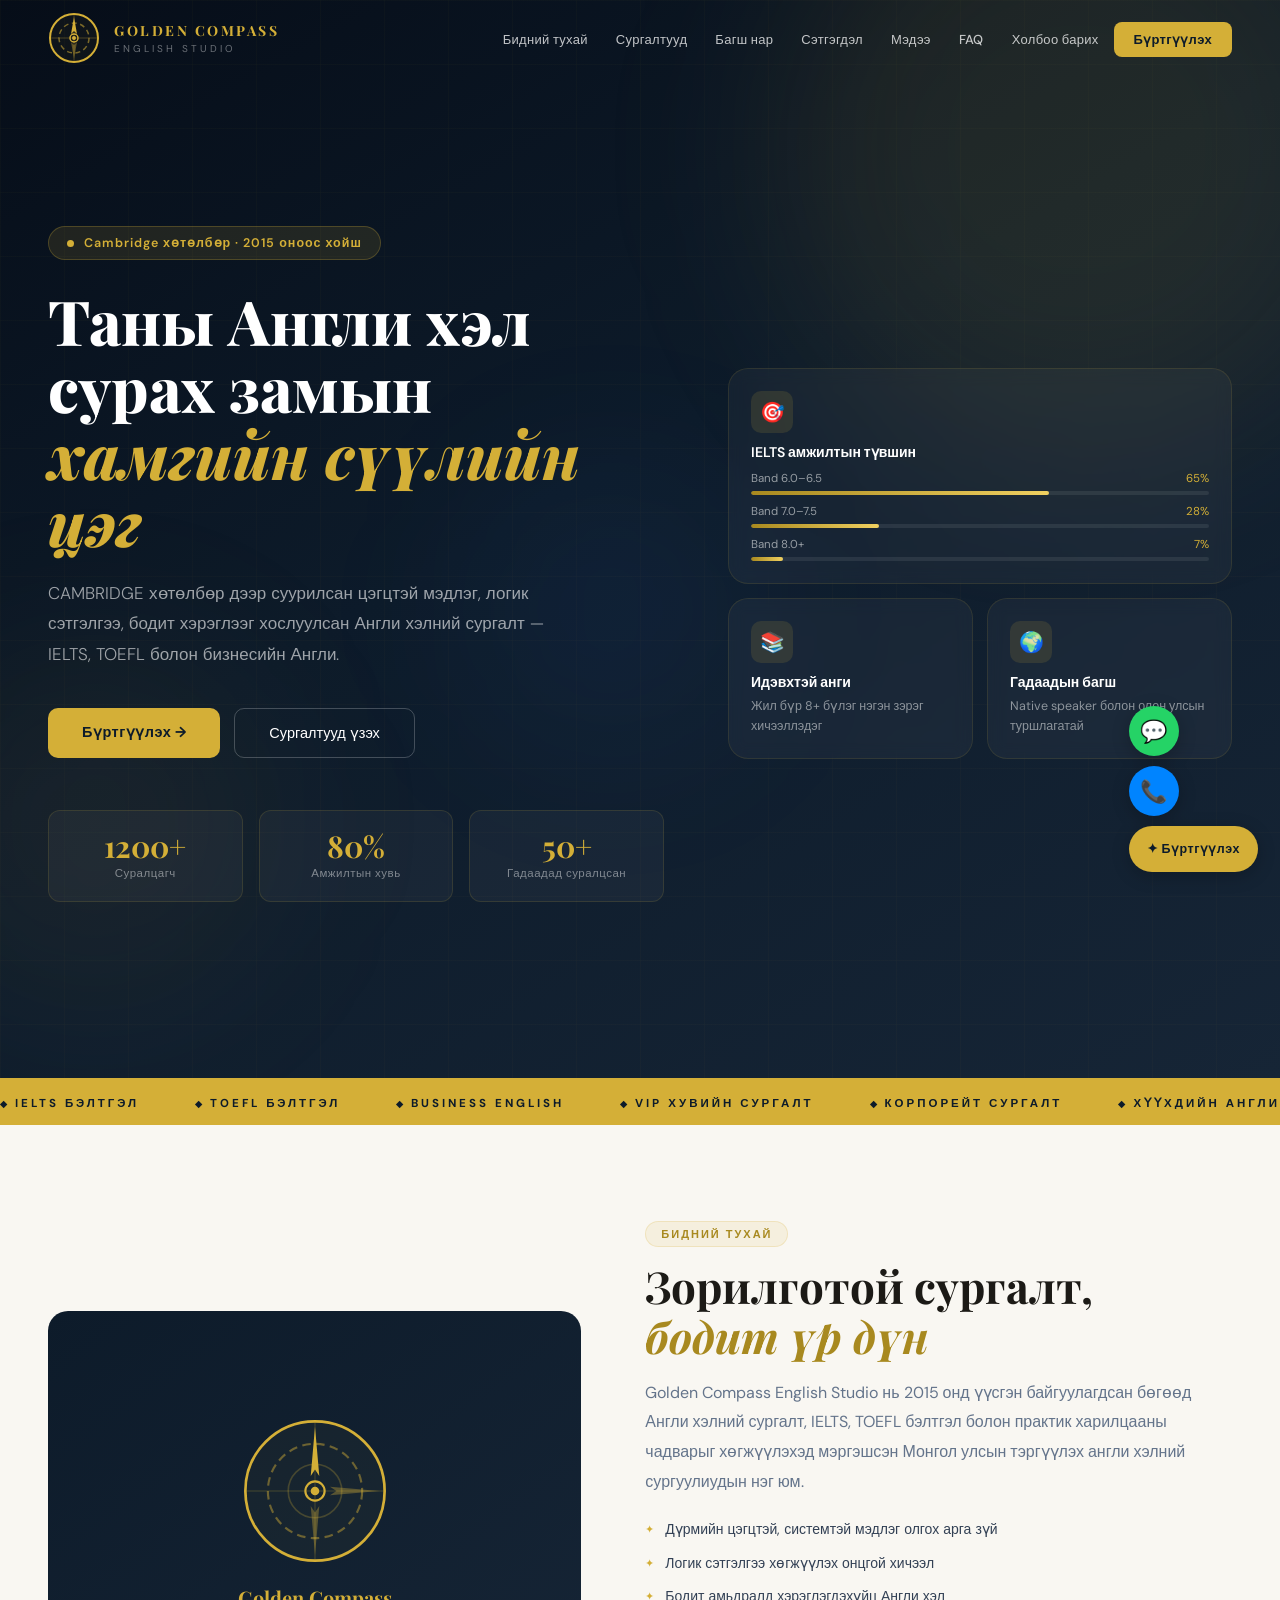
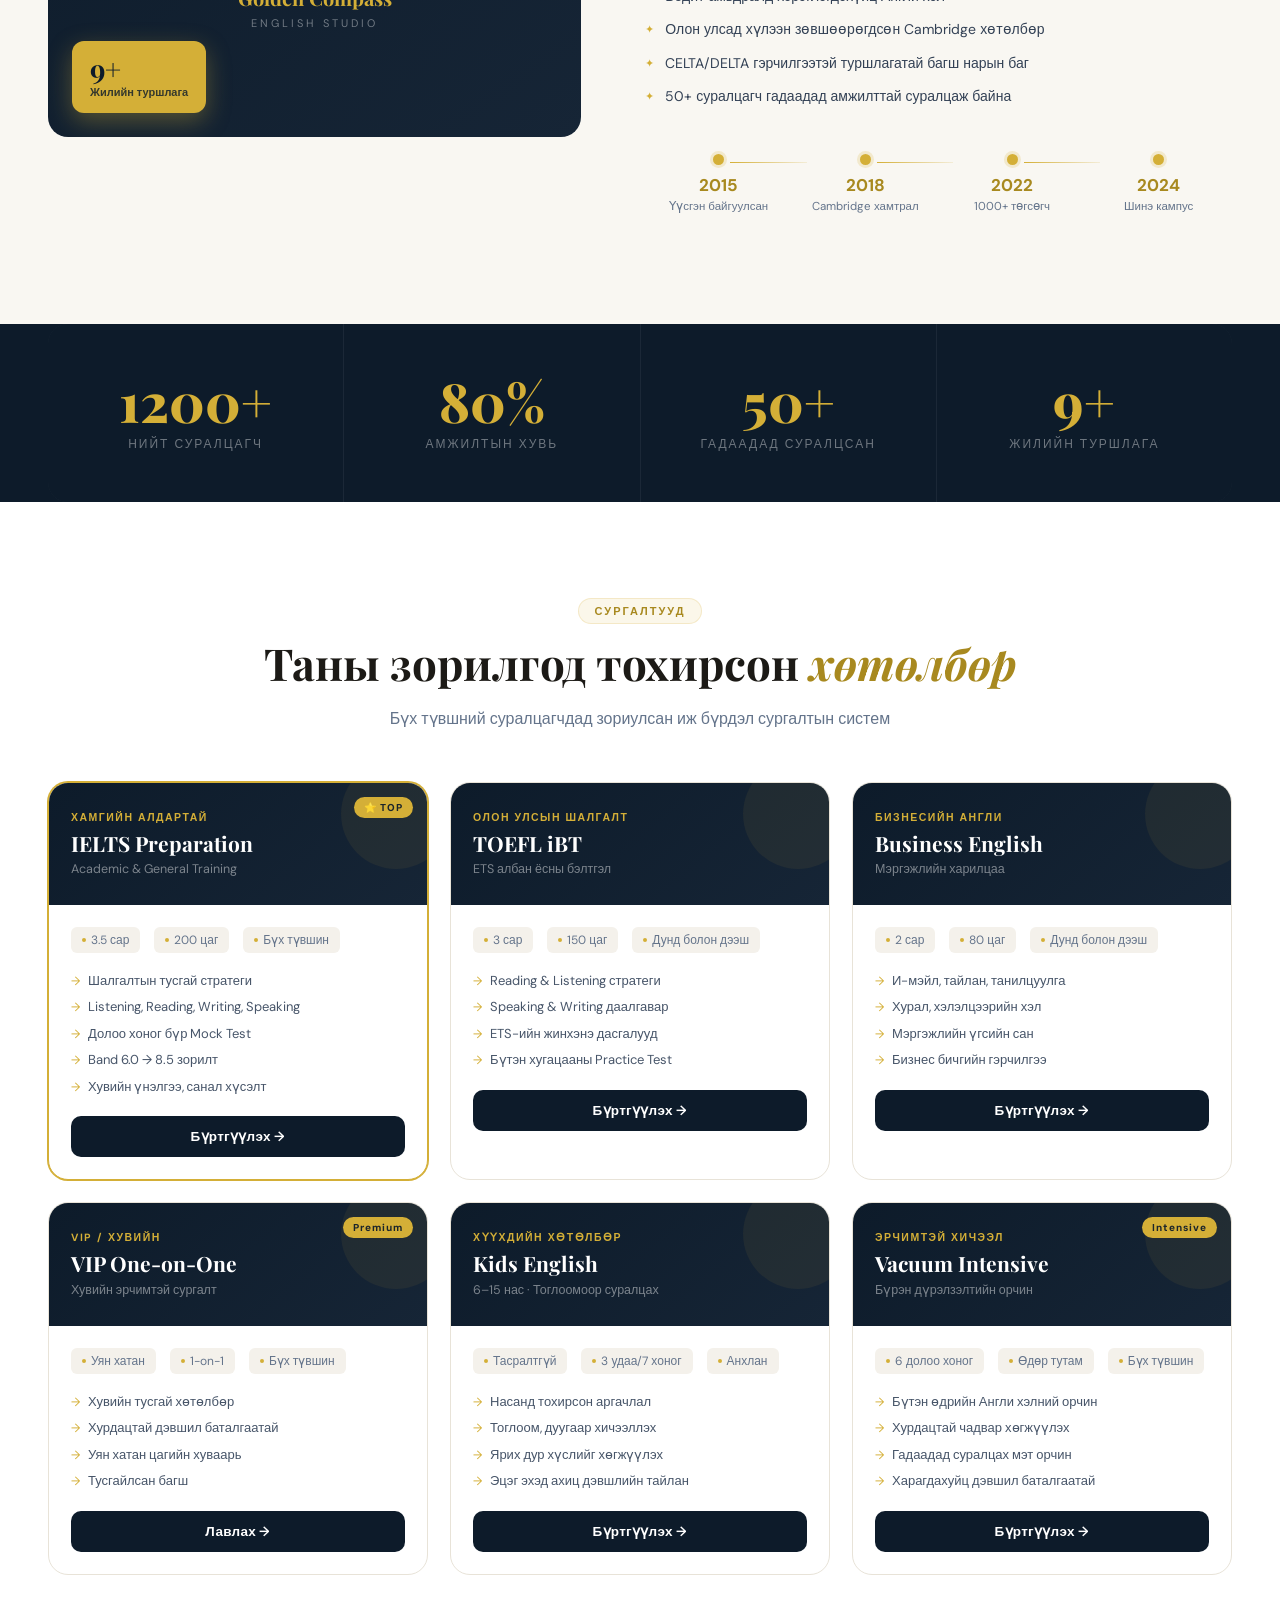
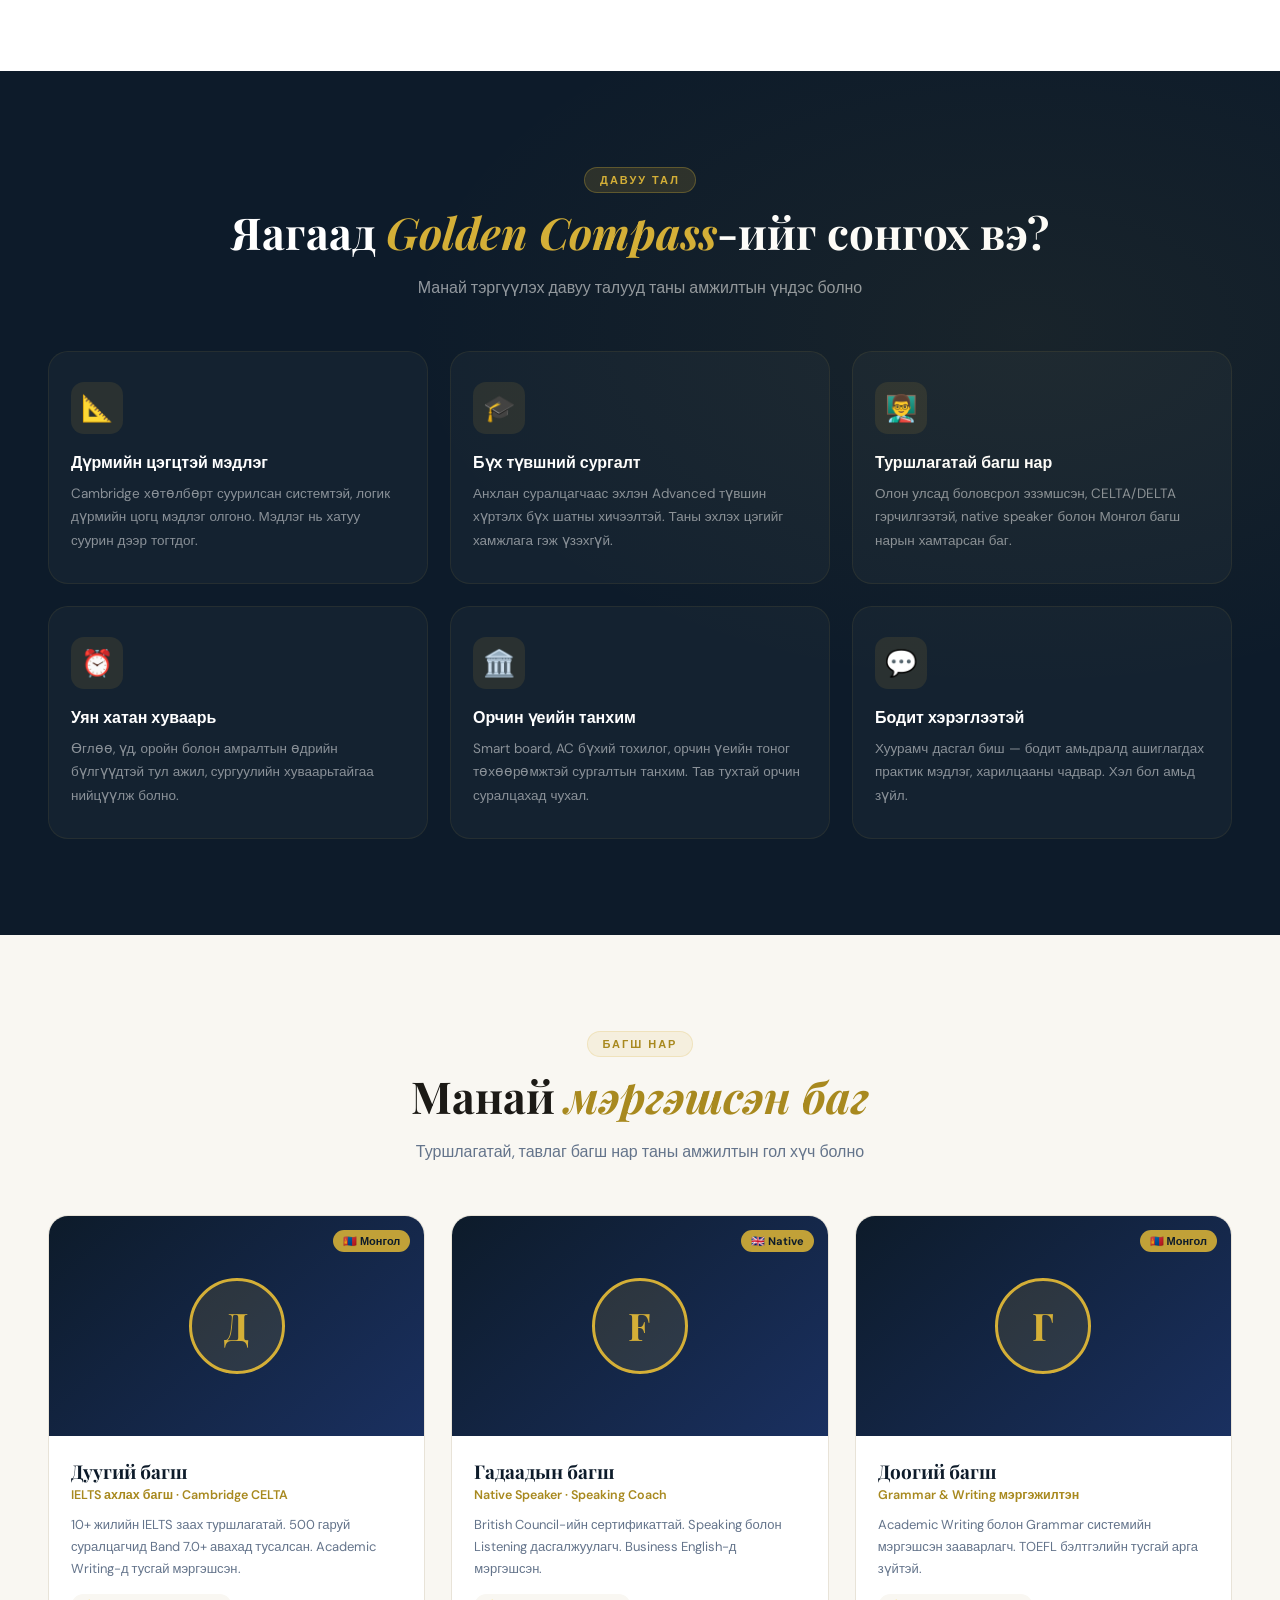
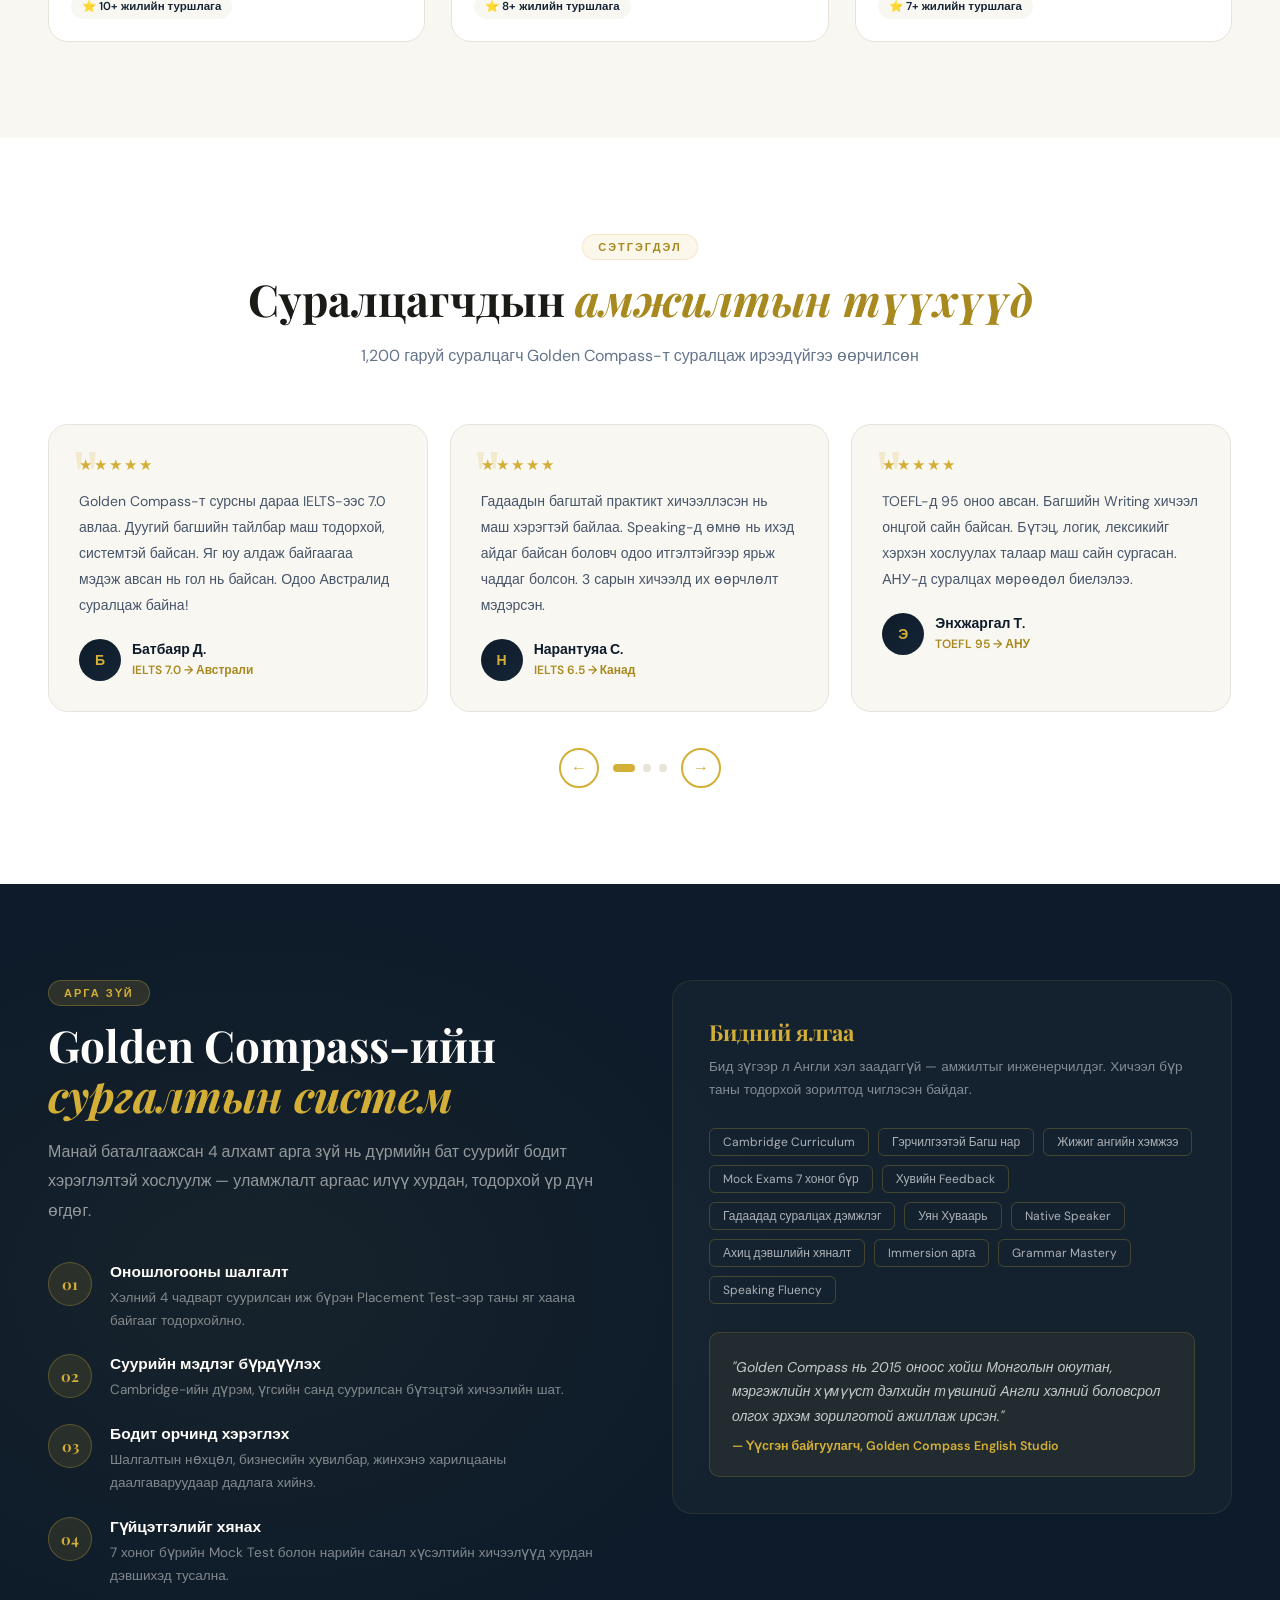
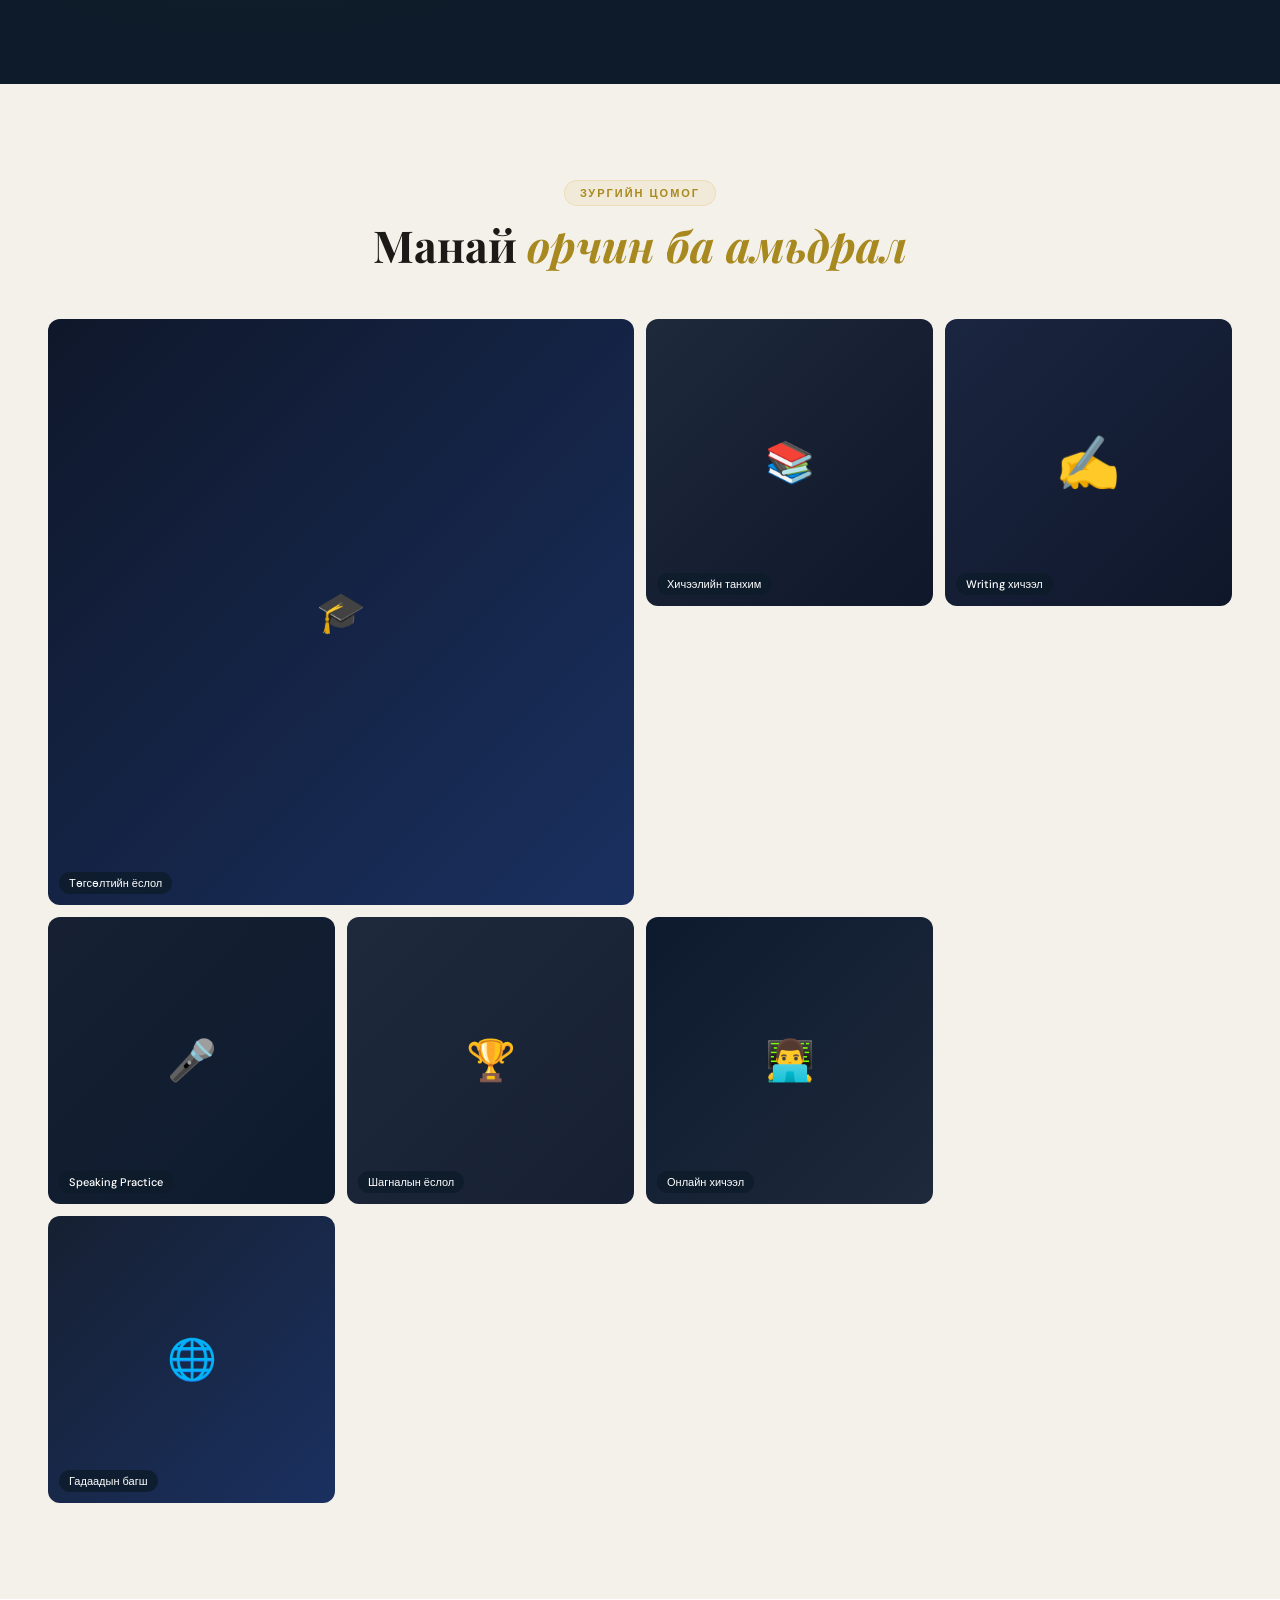
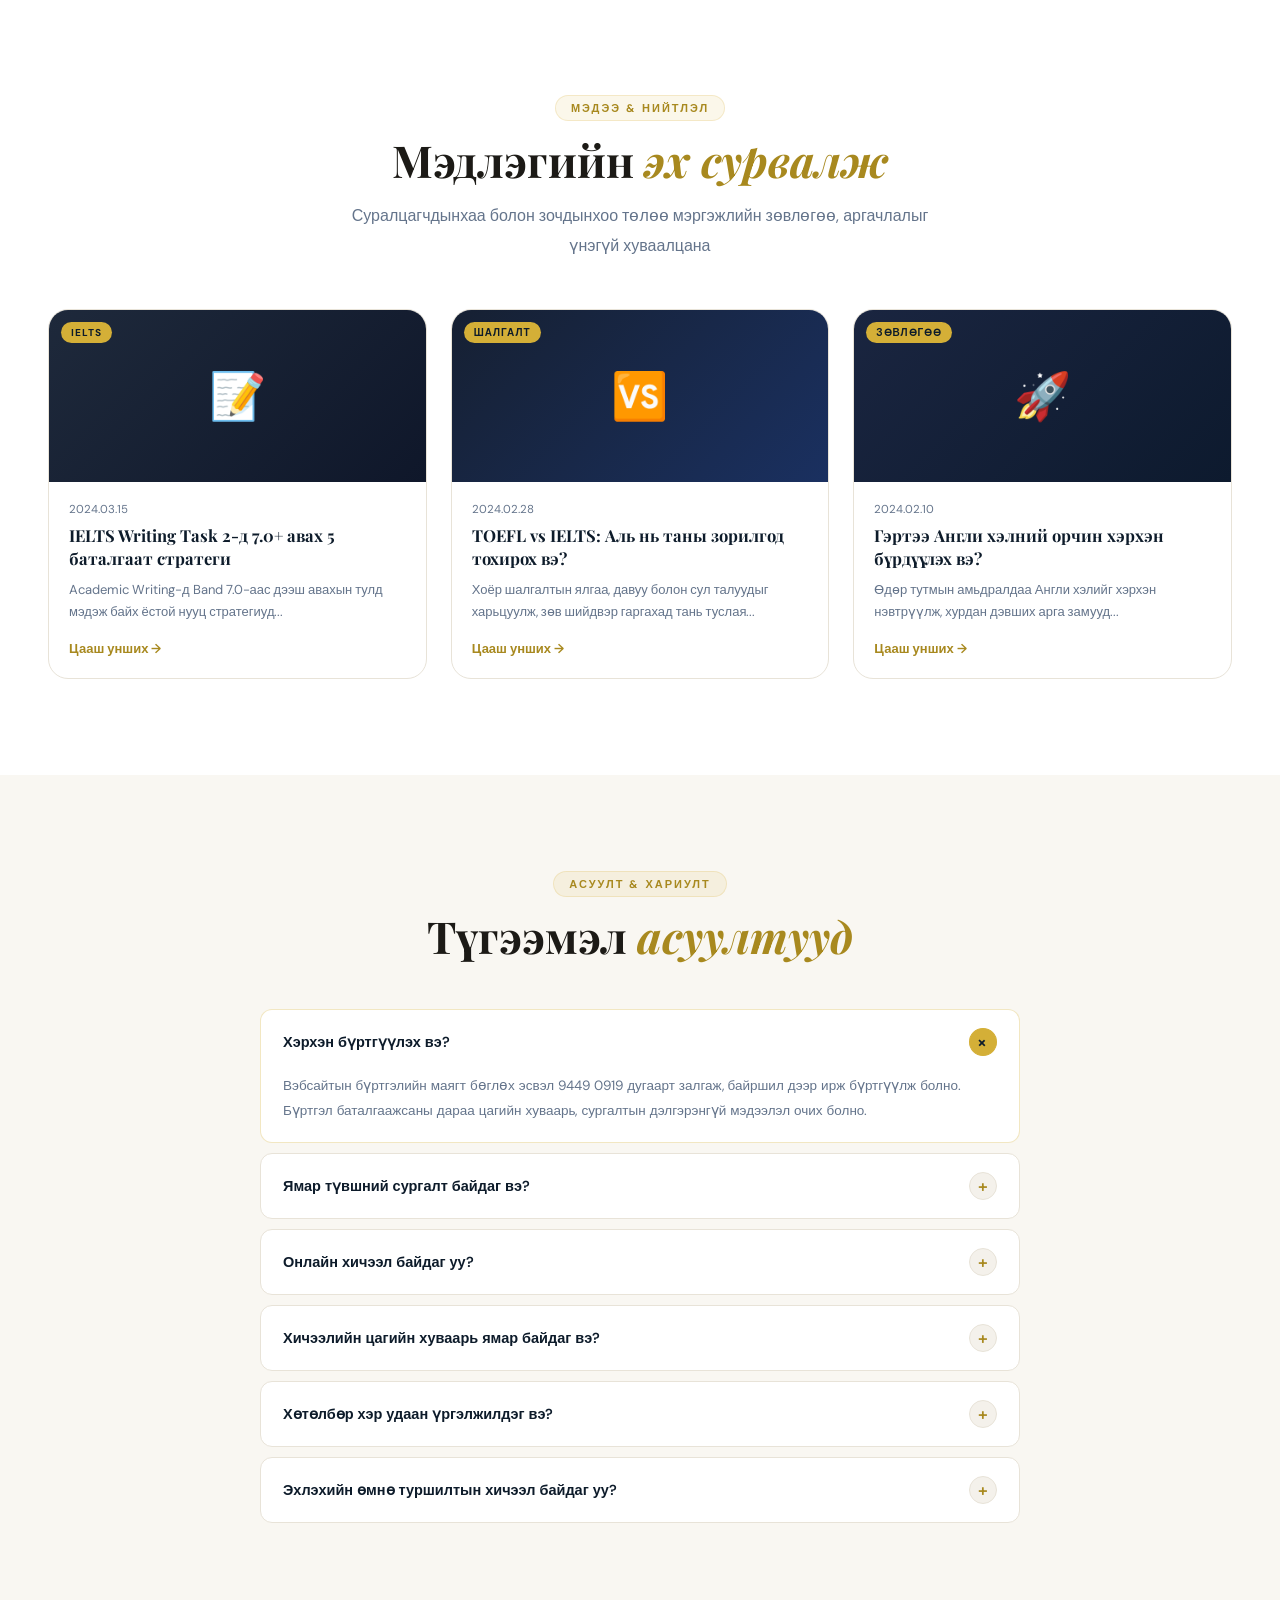
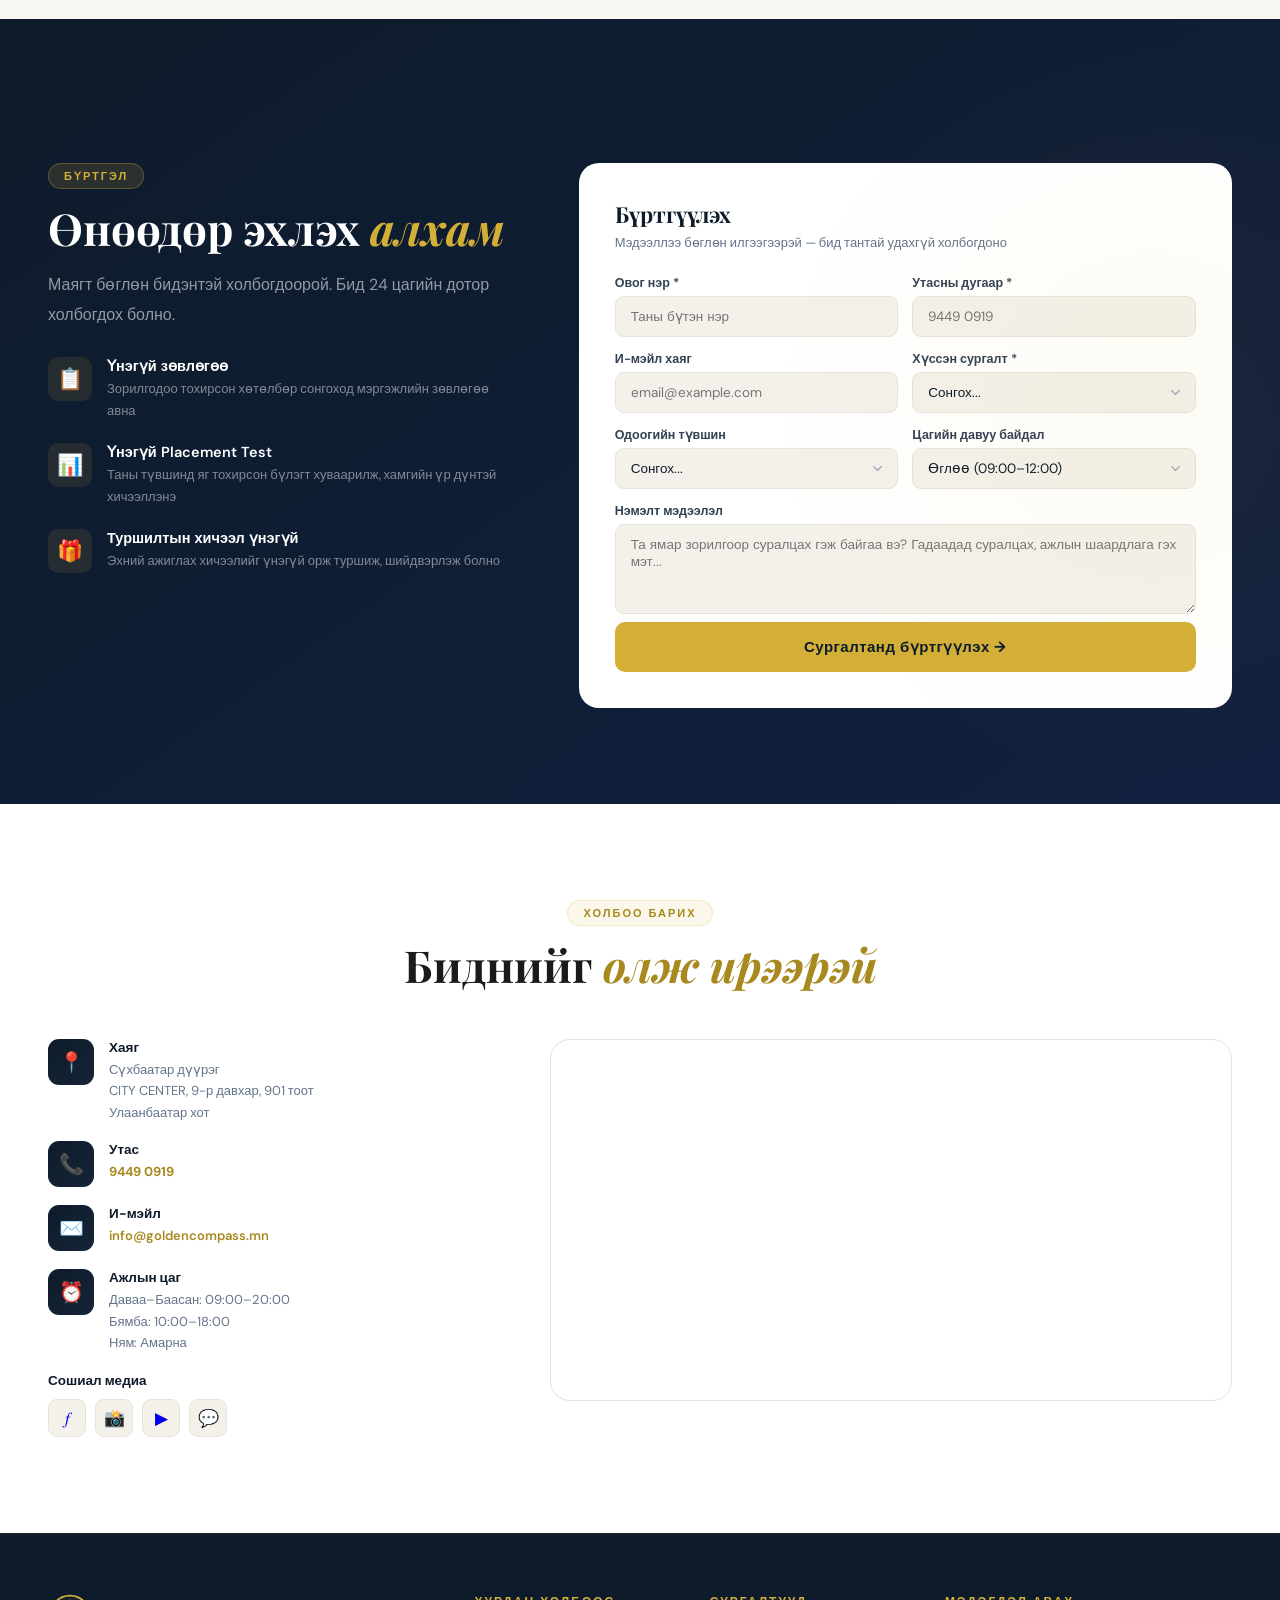
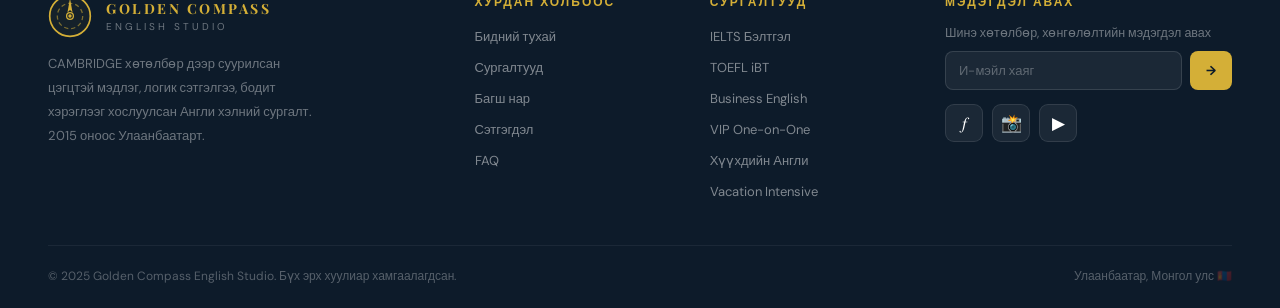
<file: index(4).html>
<!DOCTYPE html>
<html lang="mn">
<head>
<meta charset="UTF-8">
<meta name="viewport" content="width=device-width, initial-scale=1.0">
<title>Golden Compass English Studio | Англи хэлний сургалт – Улаанбаатар</title>
<meta name="description" content="CAMBRIDGE хөтөлбөр дээр суурилсан Англи хэлний сургалт. IELTS, TOEFL, Business English. Улаанбаатар хот.">
<link rel="preconnect" href="https://fonts.googleapis.com">
<link href="https://fonts.googleapis.com/css2?family=Playfair+Display:ital,wght@0,600;0,700;0,800;1,600&family=DM+Sans:wght@300;400;500;600;700&display=swap" rel="stylesheet">
<style>
*,*::before,*::after{box-sizing:border-box;margin:0;padding:0}
:root{
  --gold:#D4AF37;--gold-light:#F0D060;--gold-dark:#A8891F;
  --navy:#0D1B2A;--navy-mid:#162536;--navy-light:#1E3248;
  --white:#FFFFFF;--offwhite:#F9F7F2;--gray-50:#F4F1EB;--gray-100:#E8E3D8;
  --text-body:#1C1A16;--text-muted:#64748B;
  --radius:12px;--radius-lg:20px;
  --ease:cubic-bezier(0.4,0,0.2,1);
}
html{scroll-behavior:smooth}
body{font-family:'DM Sans',sans-serif;background:var(--white);color:var(--text-body);overflow-x:hidden}
::-webkit-scrollbar{width:5px}
::-webkit-scrollbar-track{background:var(--navy)}
::-webkit-scrollbar-thumb{background:var(--gold);border-radius:3px}

/* ── LOADER ── */
#loader{position:fixed;inset:0;background:var(--navy);z-index:9999;display:flex;flex-direction:column;align-items:center;justify-content:center;gap:28px;transition:opacity 0.7s var(--ease)}
#loader.out{opacity:0;pointer-events:none}
.loader-compass{position:relative;width:80px;height:80px}
.loader-compass svg{width:100%;height:100%;animation:spin-slow 4s linear infinite}
@keyframes spin-slow{to{transform:rotate(360deg)}}
.loader-wordmark{font-family:'Playfair Display',serif;font-size:28px;color:var(--gold);letter-spacing:6px;text-transform:uppercase}
.loader-bar{width:180px;height:2px;background:rgba(255,255,255,0.08);border-radius:1px;overflow:hidden}
.loader-fill{height:100%;width:0;background:var(--gold);animation:lload 2s var(--ease) forwards}
@keyframes lload{to{width:100%}}

/* ── NAV ── */
nav{position:fixed;top:0;left:0;right:0;z-index:1000;transition:all 0.4s var(--ease);padding:0}
nav.scrolled{background:rgba(13,27,42,0.97);backdrop-filter:blur(20px);box-shadow:0 4px 40px rgba(0,0,0,0.3)}
.nav-inner{max-width:1240px;margin:0 auto;padding:0 28px;display:flex;align-items:center;justify-content:space-between;height:76px}
nav.scrolled .nav-inner{height:64px}
.logo{display:flex;align-items:center;gap:14px;text-decoration:none}
.logo-mark{width:52px;height:52px;flex-shrink:0}
.logo-mark svg{width:100%;height:100%}
.logo-text .top{font-family:'Playfair Display',serif;color:var(--gold);font-size:14px;font-weight:700;letter-spacing:2.5px;text-transform:uppercase;display:block}
.logo-text .bot{font-size:10px;color:rgba(255,255,255,0.4);letter-spacing:3px;text-transform:uppercase;display:block;margin-top:2px}
.nav-links{display:flex;gap:2px;list-style:none}
.nav-links a{color:rgba(255,255,255,0.75);text-decoration:none;font-size:13px;font-weight:500;padding:8px 13px;border-radius:8px;transition:all 0.25s;letter-spacing:0.3px}
.nav-links a:hover{color:var(--gold);background:rgba(212,175,55,0.1)}
.nav-cta{background:var(--gold)!important;color:var(--navy)!important;font-weight:700!important;border-radius:8px;padding:9px 20px!important;transition:all 0.25s!important}
.nav-cta:hover{background:var(--gold-light)!important;transform:translateY(-1px)!important}
.hamburger{display:none;flex-direction:column;gap:5px;cursor:pointer;padding:8px;background:none;border:none}
.hamburger span{display:block;width:22px;height:2px;background:var(--white);border-radius:1px;transition:all 0.3s}
.mobile-menu{display:none;position:fixed;inset:0;background:var(--navy);z-index:999;flex-direction:column;align-items:center;justify-content:center;gap:8px}
.mobile-menu.open{display:flex}
.mobile-menu a{color:rgba(255,255,255,0.85);text-decoration:none;font-size:20px;font-weight:500;padding:14px 32px;width:100%;text-align:center;transition:color 0.2s}
.mobile-menu a:hover{color:var(--gold)}
.close-menu{position:absolute;top:24px;right:28px;background:none;border:none;color:var(--white);font-size:34px;cursor:pointer;line-height:1}

/* ── HERO ── */
#hero{min-height:100vh;background:linear-gradient(150deg,#060D18 0%,#0D1B2A 45%,#162536 100%);display:flex;align-items:center;position:relative;overflow:hidden}
.hero-bg{position:absolute;inset:0;pointer-events:none}
.orb{position:absolute;border-radius:50%;filter:blur(90px);animation:orb-float 10s ease-in-out infinite}
.orb1{width:600px;height:600px;background:rgba(212,175,55,0.1);top:-150px;right:-100px}
.orb2{width:350px;height:350px;background:rgba(212,175,55,0.06);bottom:80px;left:-80px;animation-delay:-4s}
.orb3{width:250px;height:250px;background:rgba(59,130,246,0.07);top:45%;left:38%;animation-delay:-7s}
@keyframes orb-float{0%,100%{transform:translateY(0)}50%{transform:translateY(-40px)}}
.hero-grid-bg{position:absolute;inset:0;background-image:linear-gradient(rgba(212,175,55,0.025) 1px,transparent 1px),linear-gradient(90deg,rgba(212,175,55,0.025) 1px,transparent 1px);background-size:64px 64px}
.hero-content{max-width:1240px;margin:0 auto;padding:130px 28px 80px;position:relative;z-index:2;display:grid;grid-template-columns:1.1fr 0.9fr;gap:64px;align-items:center}
.hero-badge{display:inline-flex;align-items:center;gap:10px;background:rgba(212,175,55,0.12);border:1px solid rgba(212,175,55,0.25);color:var(--gold);padding:8px 18px;border-radius:100px;font-size:12.5px;font-weight:600;letter-spacing:1px;margin-bottom:28px}
.hero-badge-dot{width:7px;height:7px;background:var(--gold);border-radius:50%;animation:blink 2s ease-in-out infinite}
@keyframes blink{0%,100%{opacity:1}50%{opacity:0.3}}
.hero-h1{font-family:'Playfair Display',serif;font-size:clamp(38px,5vw,62px);line-height:1.08;color:var(--white);margin-bottom:22px;font-weight:800}
.hero-h1 em{color:var(--gold);font-style:italic}
.hero-sub{color:rgba(255,255,255,0.6);font-size:17px;line-height:1.8;margin-bottom:38px;max-width:500px;font-weight:300}
.hero-btns{display:flex;gap:14px;flex-wrap:wrap}
.btn-gold{background:var(--gold);color:var(--navy);padding:15px 34px;border-radius:10px;font-weight:700;font-size:14.5px;text-decoration:none;transition:all 0.28s var(--ease);letter-spacing:0.5px}
.btn-gold:hover{background:var(--gold-light);transform:translateY(-2px);box-shadow:0 14px 40px rgba(212,175,55,0.35)}
.btn-ghost{background:transparent;color:var(--white);padding:15px 34px;border-radius:10px;font-weight:500;font-size:14.5px;text-decoration:none;transition:all 0.28s var(--ease);border:1.5px solid rgba(255,255,255,0.22)}
.btn-ghost:hover{border-color:var(--gold);color:var(--gold);transform:translateY(-2px)}
.hero-stats{display:grid;grid-template-columns:repeat(3,1fr);gap:16px;margin-top:52px}
.stat-pill{background:rgba(255,255,255,0.04);border:1px solid rgba(212,175,55,0.14);border-radius:var(--radius);padding:20px 16px;text-align:center;transition:all 0.3s}
.stat-pill:hover{background:rgba(212,175,55,0.07);border-color:rgba(212,175,55,0.3)}
.stat-num{font-family:'Playfair Display',serif;font-size:30px;color:var(--gold);font-weight:700;line-height:1}
.stat-lbl{font-size:11.5px;color:rgba(255,255,255,0.45);margin-top:5px;letter-spacing:0.5px}
/* Hero right: cards */
.hero-cards{display:flex;flex-direction:column;gap:14px}
.hero-card{background:rgba(255,255,255,0.04);border:1px solid rgba(212,175,55,0.12);border-radius:var(--radius-lg);padding:22px;backdrop-filter:blur(8px);transition:all 0.3s}
.hero-card:hover{background:rgba(255,255,255,0.07);border-color:rgba(212,175,55,0.25)}
.hc-icon{width:42px;height:42px;background:rgba(212,175,55,0.13);border-radius:10px;display:flex;align-items:center;justify-content:center;font-size:20px;margin-bottom:10px}
.hc-title{color:var(--white);font-size:14px;font-weight:600;margin-bottom:5px}
.hc-sub{color:rgba(255,255,255,0.5);font-size:12.5px;line-height:1.6}
.hero-card-row{display:grid;grid-template-columns:1fr 1fr;gap:14px}
.prog-row{margin-top:10px}
.prog-label{display:flex;justify-content:space-between;margin-bottom:5px}
.prog-label span{font-size:11.5px;color:rgba(255,255,255,0.55)}
.prog-label span:last-child{color:var(--gold)}
.prog-bar{height:4px;background:rgba(255,255,255,0.08);border-radius:2px;overflow:hidden}
.prog-fill{height:100%;background:linear-gradient(90deg,var(--gold-dark),var(--gold-light));border-radius:2px}

/* ── MARQUEE ── */
.marquee-strip{background:var(--gold);padding:13px 0;overflow:hidden;white-space:nowrap}
.marquee-inner{display:inline-flex;gap:56px;animation:marquee 22s linear infinite}
.marquee-inner span{font-family:'DM Sans',sans-serif;font-size:11.5px;font-weight:700;color:var(--navy);text-transform:uppercase;letter-spacing:3px}
.marquee-inner span::before{content:'◆ ';font-size:9px}
@keyframes marquee{to{transform:translateX(-50%)}}

/* ── SHARED SECTION ── */
section{padding:96px 0}
.container{max-width:1240px;margin:0 auto;padding:0 28px}
.section-tag{display:inline-block;background:rgba(212,175,55,0.1);color:var(--gold-dark);border:1px solid rgba(212,175,55,0.2);padding:5px 15px;border-radius:100px;font-size:11px;font-weight:700;letter-spacing:2px;text-transform:uppercase;margin-bottom:14px}
.section-tag-light{background:rgba(212,175,55,0.15);border-color:rgba(212,175,55,0.3);color:var(--gold)}
.section-h{font-family:'Playfair Display',serif;font-size:clamp(28px,3.5vw,44px);line-height:1.15;margin-bottom:16px}
.section-h em{font-style:italic;color:var(--gold-dark)}
.section-h em.w{color:var(--gold)}
.section-sub{color:var(--text-muted);font-size:16px;line-height:1.85;max-width:580px}
.text-center{text-align:center}
.text-center .section-sub{margin:0 auto}
.text-white{color:var(--white)}
.text-muted-w{color:rgba(255,255,255,0.55)}

/* ── ABOUT ── */
#about{background:var(--offwhite)}
.about-grid{display:grid;grid-template-columns:1fr 1.1fr;gap:64px;align-items:center}
.about-visual{position:relative;border-radius:var(--radius-lg);overflow:hidden;aspect-ratio:5/4;background:linear-gradient(145deg,var(--navy) 0%,var(--navy-mid) 100%);display:flex;align-items:center;justify-content:center}
.about-visual-inner{display:flex;flex-direction:column;align-items:center;gap:18px;padding:40px}
.about-compass{width:150px;height:150px;animation:spin-slow 20s linear infinite}
.about-name{text-align:center}
.about-name span{font-family:'Playfair Display',serif;color:var(--gold);font-size:20px;font-weight:700;display:block}
.about-name small{font-size:11px;color:rgba(255,255,255,0.4);letter-spacing:3px;text-transform:uppercase}
.about-badge{position:absolute;bottom:24px;left:24px;background:var(--gold);color:var(--navy);padding:14px 18px;border-radius:var(--radius);font-weight:700;box-shadow:0 8px 24px rgba(212,175,55,0.35)}
.about-badge .num{font-family:'Playfair Display',serif;font-size:28px;line-height:1}
.about-badge .lbl{font-size:11px;opacity:0.8;margin-top:2px}
.about-list{margin-top:22px;display:flex;flex-direction:column;gap:11px}
.about-item{display:flex;align-items:flex-start;gap:11px;font-size:14px;color:#334155;line-height:1.6}
.about-item::before{content:'✦';color:var(--gold);font-size:11px;margin-top:3px;flex-shrink:0}
.timeline{margin-top:32px;display:flex}
.tl-item{flex:1;text-align:center;position:relative;padding:14px 6px}
.tl-item:not(:last-child)::after{content:'';position:absolute;top:22px;left:58%;right:-10%;height:1.5px;background:linear-gradient(90deg,var(--gold),rgba(212,175,55,0.15))}
.tl-dot{width:11px;height:11px;background:var(--gold);border-radius:50%;margin:0 auto 9px;box-shadow:0 0 0 3px rgba(212,175,55,0.2)}
.tl-year{font-size:17px;font-weight:700;color:var(--gold-dark)}
.tl-text{font-size:11.5px;color:var(--text-muted);margin-top:3px}

/* ── STATS ── */
#stats{background:var(--navy)}
.stats-row{display:grid;grid-template-columns:repeat(4,1fr);gap:1px;background:rgba(255,255,255,0.06);border-radius:var(--radius-lg);overflow:hidden}
.stat-box{background:var(--navy);padding:50px 24px;text-align:center}
.stat-big{font-family:'Playfair Display',serif;font-size:54px;font-weight:800;color:var(--gold);line-height:1}
.stat-lbl2{font-size:12px;color:rgba(255,255,255,0.4);margin-top:8px;text-transform:uppercase;letter-spacing:2px}

/* ── COURSES ── */
#courses{background:var(--white)}
.courses-grid{display:grid;grid-template-columns:repeat(3,1fr);gap:22px;margin-top:48px}
.course-card{background:var(--white);border:1px solid var(--gray-100);border-radius:var(--radius-lg);overflow:hidden;transition:all 0.35s var(--ease)}
.course-card:hover{transform:translateY(-7px);box-shadow:0 28px 60px rgba(13,27,42,0.13);border-color:rgba(212,175,55,0.3)}
.course-card.feat{border-color:var(--gold);box-shadow:0 0 0 1px var(--gold)}
.cc-head{background:linear-gradient(140deg,var(--navy) 0%,var(--navy-mid) 100%);padding:28px 22px;position:relative;overflow:hidden}
.cc-head::after{content:'';position:absolute;top:-24px;right:-24px;width:110px;height:110px;background:rgba(212,175,55,0.07);border-radius:50%}
.cc-tag{font-size:10.5px;font-weight:700;letter-spacing:1.5px;text-transform:uppercase;color:var(--gold);margin-bottom:7px}
.cc-name{font-family:'Playfair Display',serif;font-size:21px;color:var(--white);font-weight:700;line-height:1.2}
.cc-sub{font-size:12.5px;color:rgba(255,255,255,0.45);margin-top:5px}
.cc-feat-badge{position:absolute;top:14px;right:14px;background:var(--gold);color:var(--navy);font-size:10px;font-weight:800;padding:4px 10px;border-radius:100px;letter-spacing:1px}
.cc-body{padding:22px}
.cc-meta{display:flex;gap:14px;margin-bottom:18px;flex-wrap:wrap}
.cc-meta span{font-size:12px;color:var(--text-muted);background:var(--gray-50);padding:5px 11px;border-radius:6px;display:flex;align-items:center;gap:5px}
.cc-meta span::before{content:'';width:4px;height:4px;background:var(--gold);border-radius:50%;flex-shrink:0}
.cc-feats{display:flex;flex-direction:column;gap:7px;margin-bottom:20px}
.cc-feat{display:flex;align-items:flex-start;gap:8px;font-size:13px;color:#475569;line-height:1.5}
.cc-feat::before{content:'→';color:var(--gold);font-size:12px;margin-top:1px;flex-shrink:0}
.btn-course{display:block;width:100%;background:var(--navy);color:var(--white);text-align:center;padding:12px;border-radius:10px;font-weight:600;font-size:13.5px;text-decoration:none;transition:all 0.25s;border:none;cursor:pointer;letter-spacing:0.3px}
.course-card:hover .btn-course,.btn-course:hover{background:var(--gold);color:var(--navy)}

/* ── ADVANTAGES ── */
#adv{background:var(--navy);position:relative;overflow:hidden}
#adv::before{content:'';position:absolute;inset:0;background:radial-gradient(ellipse 70% 60% at 80% 30%,rgba(212,175,55,0.06) 0%,transparent 70%)}
.adv-grid{display:grid;grid-template-columns:repeat(3,1fr);gap:22px;margin-top:48px}
.adv-card{background:rgba(255,255,255,0.03);border:1px solid rgba(212,175,55,0.09);border-radius:var(--radius-lg);padding:30px 22px;transition:all 0.35s var(--ease)}
.adv-card:hover{background:rgba(212,175,55,0.06);border-color:rgba(212,175,55,0.22);transform:translateY(-5px)}
.adv-icon{width:52px;height:52px;background:rgba(212,175,55,0.11);border-radius:13px;display:flex;align-items:center;justify-content:center;font-size:26px;margin-bottom:18px}
.adv-card h3{color:var(--white);font-size:16px;font-weight:600;margin-bottom:9px}
.adv-card p{color:rgba(255,255,255,0.5);font-size:13.5px;line-height:1.75}

/* ── TEACHERS ── */
#teachers{background:var(--offwhite)}
.teachers-grid{display:grid;grid-template-columns:repeat(3,1fr);gap:26px;margin-top:48px}
.teacher-card{background:var(--white);border-radius:var(--radius-lg);overflow:hidden;border:1px solid var(--gray-100);transition:all 0.35s var(--ease)}
.teacher-card:hover{transform:translateY(-6px);box-shadow:0 22px 50px rgba(13,27,42,0.1)}
.teacher-img{height:220px;background:linear-gradient(140deg,var(--navy) 0%,#1a3060 100%);display:flex;align-items:center;justify-content:center;position:relative}
.teacher-av{width:96px;height:96px;border-radius:50%;background:rgba(212,175,55,0.13);border:3px solid var(--gold);display:flex;align-items:center;justify-content:center;font-family:'Playfair Display',serif;font-size:38px;color:var(--gold);font-weight:700}
.teacher-country{position:absolute;top:14px;right:14px;background:rgba(212,175,55,0.9);color:var(--navy);font-size:11px;font-weight:700;padding:4px 10px;border-radius:100px}
.teacher-body{padding:22px}
.teacher-name{font-family:'Playfair Display',serif;font-size:19px;font-weight:700;color:var(--navy);margin-bottom:3px}
.teacher-role{font-size:12.5px;color:var(--gold-dark);font-weight:600;margin-bottom:11px}
.teacher-bio{font-size:13px;color:var(--text-muted);line-height:1.7;margin-bottom:14px}
.teacher-cert{display:inline-flex;align-items:center;gap:5px;background:var(--offwhite);padding:5px 11px;border-radius:100px;font-size:11.5px;color:var(--navy-mid);font-weight:600}

/* ── TESTIMONIALS ── */
#testimonials{background:var(--white)}
.test-wrapper{margin-top:48px;overflow:hidden}
.test-track{display:flex;gap:22px;transition:transform 0.5s var(--ease);padding:6px 0}
.test-card{min-width:calc(33.33% - 15px);background:var(--offwhite);border:1px solid var(--gray-100);border-radius:var(--radius-lg);padding:30px;position:relative;transition:all 0.3s}
.test-card:hover{box-shadow:0 14px 40px rgba(13,27,42,0.08);border-color:rgba(212,175,55,0.2)}
.test-quote{font-size:72px;line-height:0.9;color:var(--gold);opacity:0.18;font-family:Georgia,serif;position:absolute;top:18px;left:22px;pointer-events:none}
.stars{color:var(--gold);font-size:15px;margin-bottom:14px;letter-spacing:2px}
.test-text{font-size:14px;line-height:1.85;color:#475569;margin-bottom:20px;position:relative;z-index:1}
.test-author{display:flex;align-items:center;gap:11px}
.ta-av{width:42px;height:42px;border-radius:50%;background:linear-gradient(135deg,var(--navy),var(--navy-mid));display:flex;align-items:center;justify-content:center;color:var(--gold);font-weight:700;font-size:14px;flex-shrink:0}
.ta-name{font-weight:600;font-size:14px;color:var(--navy);display:block}
.ta-score{font-size:12px;color:var(--gold-dark);font-weight:600}
.slider-ctrls{display:flex;align-items:center;justify-content:center;gap:14px;margin-top:30px}
.sl-btn{width:40px;height:40px;border-radius:50%;border:2px solid var(--gold);background:transparent;color:var(--gold);cursor:pointer;font-size:16px;transition:all 0.25s;display:flex;align-items:center;justify-content:center}
.sl-btn:hover{background:var(--gold);color:var(--navy)}
.sl-dots{display:flex;gap:8px}
.dot{width:8px;height:8px;border-radius:50%;background:var(--gray-100);transition:all 0.3s;cursor:pointer}
.dot.active{background:var(--gold);width:22px;border-radius:4px}

/* ── METHODOLOGY ── */
#method{background:var(--navy);position:relative;overflow:hidden}
#method::before{content:'';position:absolute;inset:0;background:radial-gradient(ellipse 60% 70% at 20% 50%,rgba(212,175,55,0.05) 0%,transparent 70%)}
.method-grid{display:grid;grid-template-columns:1fr 1fr;gap:64px;align-items:start}
.method-steps{display:flex;flex-direction:column;gap:22px}
.method-step{display:flex;gap:18px;align-items:flex-start}
.step-num{width:44px;height:44px;border-radius:50%;background:rgba(212,175,55,0.12);border:1px solid rgba(212,175,55,0.3);display:flex;align-items:center;justify-content:center;font-family:'Playfair Display',serif;font-size:15px;font-weight:700;color:var(--gold);flex-shrink:0}
.step-info h4{color:var(--white);font-size:15.5px;font-weight:600;margin-bottom:5px}
.step-info p{color:rgba(255,255,255,0.48);font-size:13.5px;line-height:1.7}
.method-panel{background:rgba(255,255,255,0.03);border:1px solid rgba(212,175,55,0.1);border-radius:var(--radius-lg);padding:36px}
.method-panel h3{font-family:'Playfair Display',serif;color:var(--gold);font-size:22px;margin-bottom:8px}
.method-panel .sub{color:rgba(255,255,255,0.48);font-size:13.5px;line-height:1.75;margin-bottom:26px}
.method-tags{display:flex;flex-wrap:wrap;gap:9px;margin-bottom:28px}
.m-tag{border:1px solid rgba(212,175,55,0.25);color:rgba(255,255,255,0.65);font-size:12px;padding:5px 13px;border-radius:6px;transition:all 0.2s}
.m-tag:hover{background:rgba(212,175,55,0.08);border-color:rgba(212,175,55,0.4)}
.method-quote{background:rgba(212,175,55,0.07);border:1px solid rgba(212,175,55,0.18);border-radius:10px;padding:22px}
.method-quote p{color:rgba(255,255,255,0.75);font-size:14px;line-height:1.75;font-style:italic}
.method-quote cite{color:var(--gold);font-size:12.5px;font-style:normal;font-weight:600;margin-top:10px;display:block}

/* ── GALLERY ── */
#gallery{background:var(--gray-50)}
.gallery-grid{display:grid;grid-template-columns:repeat(4,1fr);gap:12px;margin-top:48px}
.gallery-item{border-radius:var(--radius);overflow:hidden;position:relative;cursor:pointer;aspect-ratio:1;background:linear-gradient(135deg,var(--navy) 0%,var(--navy-mid) 100%);display:flex;align-items:center;justify-content:center;transition:all 0.35s var(--ease)}
.gallery-item.wide{grid-column:span 2}
.gallery-item.tall{grid-row:span 2}
.gallery-item:hover{transform:scale(1.02)}
.gallery-item:hover .gal-overlay{opacity:1}
.gallery-emoji{font-size:40px}
.gal-overlay{position:absolute;inset:0;background:rgba(212,175,55,0.88);display:flex;align-items:center;justify-content:center;opacity:0;transition:all 0.35s}
.gal-overlay span{font-size:28px;color:var(--navy)}
.gal-label{position:absolute;bottom:11px;left:11px;background:rgba(13,27,42,0.82);color:var(--white);font-size:11px;padding:4px 10px;border-radius:100px;font-weight:500}

/* ── BLOG ── */
#blog{background:var(--white)}
.blog-grid{display:grid;grid-template-columns:repeat(3,1fr);gap:24px;margin-top:48px}
.blog-card{background:var(--white);border:1px solid var(--gray-100);border-radius:var(--radius-lg);overflow:hidden;transition:all 0.3s}
.blog-card:hover{transform:translateY(-5px);box-shadow:0 18px 40px rgba(13,27,42,0.1)}
.blog-img{height:172px;background:linear-gradient(135deg,var(--navy),var(--navy-mid));display:flex;align-items:center;justify-content:center;font-size:46px;position:relative}
.blog-cat{position:absolute;top:12px;left:12px;background:var(--gold);color:var(--navy);font-size:10px;font-weight:800;padding:4px 10px;border-radius:100px;letter-spacing:1px;text-transform:uppercase}
.blog-body{padding:20px}
.blog-date{font-size:11.5px;color:var(--text-muted);margin-bottom:7px}
.blog-title{font-family:'Playfair Display',serif;font-size:16.5px;color:var(--navy);font-weight:700;line-height:1.4;margin-bottom:9px}
.blog-exc{font-size:13px;color:var(--text-muted);line-height:1.7;margin-bottom:14px}
.blog-link{font-size:13px;color:var(--gold-dark);font-weight:600;text-decoration:none;display:inline-flex;align-items:center;gap:4px;transition:gap 0.2s}
.blog-link:hover{gap:9px}

/* ── FAQ ── */
#faq{background:var(--offwhite)}
.faq-list{max-width:760px;margin:48px auto 0;display:flex;flex-direction:column;gap:10px}
.faq-item{background:var(--white);border:1px solid var(--gray-100);border-radius:var(--radius);overflow:hidden;transition:all 0.3s}
.faq-item.open{border-color:rgba(212,175,55,0.3)}
.faq-q{display:flex;align-items:center;justify-content:space-between;padding:18px 22px;cursor:pointer;font-weight:600;font-size:14.5px;color:var(--navy);transition:color 0.2s;user-select:none}
.faq-q:hover{color:var(--gold-dark)}
.faq-icon{width:28px;height:28px;border-radius:50%;background:var(--gray-50);border:1px solid var(--gray-100);display:flex;align-items:center;justify-content:center;font-size:17px;color:var(--gold-dark);transition:all 0.35s;flex-shrink:0}
.faq-item.open .faq-icon{background:var(--gold);border-color:var(--gold);color:var(--navy);transform:rotate(45deg)}
.faq-a{max-height:0;overflow:hidden;transition:max-height 0.4s ease,padding 0.3s ease;padding:0 22px}
.faq-item.open .faq-a{max-height:280px;padding:0 22px 18px}
.faq-a p{font-size:13.5px;color:var(--text-muted);line-height:1.85}

/* ── REGISTER ── */
#register{background:linear-gradient(145deg,var(--navy) 0%,#122040 100%);position:relative;overflow:hidden}
#register::before{content:'';position:absolute;inset:0;background:radial-gradient(ellipse 50% 80% at 90% 50%,rgba(212,175,55,0.05) 0%,transparent 60%)}
.register-grid{display:grid;grid-template-columns:1fr 1.4fr;gap:64px;align-items:start;margin-top:48px}
.reg-features{display:flex;flex-direction:column;gap:22px;margin-top:28px}
.reg-feat{display:flex;gap:15px;align-items:flex-start}
.rf-icon{width:44px;height:44px;background:rgba(212,175,55,0.11);border-radius:10px;display:flex;align-items:center;justify-content:center;font-size:21px;flex-shrink:0}
.rf-icon span{font-size:21px}
.rf-h{color:var(--white);font-size:14.5px;font-weight:600;margin-bottom:3px}
.rf-p{color:rgba(255,255,255,0.48);font-size:13px;line-height:1.65}
.form-card{background:var(--white);border-radius:var(--radius-lg);padding:36px}
.form-card h3{font-family:'Playfair Display',serif;font-size:22px;color:var(--navy);margin-bottom:5px}
.form-card .fc-sub{font-size:13px;color:var(--text-muted);margin-bottom:24px}
.form-grid{display:grid;grid-template-columns:1fr 1fr;gap:14px}
.fg{display:flex;flex-direction:column;gap:5px}
.fg.full{grid-column:1/-1}
label{font-size:12.5px;font-weight:600;color:#334155}
input,select,textarea{width:100%;padding:11px 15px;border:1.5px solid var(--gray-100);border-radius:9px;font-family:'DM Sans',sans-serif;font-size:13.5px;color:var(--navy);background:var(--gray-50);outline:none;transition:all 0.25s}
input:focus,select:focus,textarea:focus{border-color:var(--gold);background:var(--white);box-shadow:0 0 0 3px rgba(212,175,55,0.1)}
input.err,select.err{border-color:#ef4444}
.ferr{font-size:11px;color:#ef4444;display:none}
.ferr.show{display:block}
textarea{resize:vertical;min-height:90px}
select{appearance:none;background-image:url("data:image/svg+xml,%3Csvg xmlns='http://www.w3.org/2000/svg' viewBox='0 0 16 16'%3E%3Cpath d='M4 6l4 4 4-4' stroke='%2394A3B8' stroke-width='1.5' fill='none' stroke-linecap='round'/%3E%3C/svg%3E");background-repeat:no-repeat;background-position:right 12px center;background-size:15px;padding-right:38px}
.form-toast{display:none;padding:11px 14px;border-radius:8px;font-size:13px;font-weight:600;margin-bottom:14px;text-align:center}
.form-toast.err-t{display:block;background:#FEF2F2;color:#DC2626;border:1px solid #FECACA}
.btn-submit{width:100%;background:var(--gold);color:var(--navy);padding:15px;border-radius:10px;font-weight:700;font-size:15px;border:none;cursor:pointer;transition:all 0.28s;margin-top:8px;font-family:'DM Sans',sans-serif;letter-spacing:0.5px}
.btn-submit:hover{background:var(--gold-light);transform:translateY(-2px);box-shadow:0 12px 30px rgba(212,175,55,0.3)}
.btn-submit:disabled{opacity:0.65;cursor:not-allowed;transform:none}
.form-success{display:none;text-align:center;padding:40px 16px}
.form-success .suc-icon{font-size:60px;margin-bottom:14px}
.form-success h3{font-family:'Playfair Display',serif;color:var(--navy);font-size:22px;margin-bottom:8px}
.form-success p{color:var(--text-muted);font-size:13.5px}

/* ── CONTACT ── */
#contact{background:var(--white)}
.contact-grid{display:grid;grid-template-columns:1fr 1.5fr;gap:48px;margin-top:48px;align-items:start}
.contact-items{display:flex;flex-direction:column;gap:18px}
.contact-item{display:flex;gap:15px;align-items:flex-start}
.ci-icon{width:46px;height:46px;background:linear-gradient(135deg,var(--navy),var(--navy-mid));border-radius:11px;display:flex;align-items:center;justify-content:center;font-size:20px;flex-shrink:0}
.ci-h{font-size:13.5px;font-weight:700;color:var(--navy);margin-bottom:3px}
.ci-p{font-size:13px;color:var(--text-muted);line-height:1.65}
.socials{display:flex;gap:9px;margin-top:6px}
.soc-btn{width:38px;height:38px;border-radius:9px;background:var(--gray-50);border:1px solid var(--gray-100);display:flex;align-items:center;justify-content:center;font-size:17px;text-decoration:none;transition:all 0.25s}
.soc-btn:hover{background:var(--gold);border-color:var(--gold)}
.map-box{border-radius:var(--radius-lg);overflow:hidden;min-height:360px;border:1px solid var(--gray-100)}
.map-box iframe{width:100%;height:100%;border:none;min-height:360px;display:block}

/* ── FOOTER ── */
footer{background:var(--navy);padding:60px 0 24px;border-top:1px solid rgba(212,175,55,0.1)}
.footer-grid{display:grid;grid-template-columns:2fr 1fr 1fr 1.5fr;gap:44px;margin-bottom:44px}
.footer-brand p{color:rgba(255,255,255,0.4);font-size:13px;line-height:1.85;max-width:280px;margin-top:14px}
footer h4{color:var(--gold);font-size:12px;font-weight:700;letter-spacing:2px;text-transform:uppercase;margin-bottom:15px}
.footer-links{list-style:none;display:flex;flex-direction:column;gap:10px}
.footer-links a{color:rgba(255,255,255,0.48);text-decoration:none;font-size:13px;transition:color 0.2s}
.footer-links a:hover{color:var(--gold)}
.nl-form{display:flex;gap:8px;margin-top:10px}
.nl-input{flex:1;background:rgba(255,255,255,0.06);border:1px solid rgba(255,255,255,0.12);color:var(--white);padding:10px 13px;border-radius:8px;font-size:13px;outline:none;transition:border-color 0.2s;font-family:'DM Sans',sans-serif}
.nl-input:focus{border-color:var(--gold)}
.nl-input::placeholder{color:rgba(255,255,255,0.3)}
.nl-btn{background:var(--gold);color:var(--navy);border:none;padding:10px 16px;border-radius:8px;font-weight:700;cursor:pointer;font-size:13px;transition:all 0.25s;font-family:'DM Sans',sans-serif}
.nl-btn:hover{background:var(--gold-light)}
.footer-bottom{border-top:1px solid rgba(255,255,255,0.06);padding-top:22px;display:flex;align-items:center;justify-content:space-between}
.footer-bottom p{font-size:12px;color:rgba(255,255,255,0.3)}

/* ── FLOATS ── */
.floating{position:fixed;bottom:28px;right:22px;display:flex;flex-direction:column;gap:10px;z-index:500}
.float-btn{width:50px;height:50px;border-radius:50%;display:flex;align-items:center;justify-content:center;font-size:22px;text-decoration:none;transition:all 0.3s;box-shadow:0 4px 18px rgba(0,0,0,0.22);border:none;cursor:pointer;color:var(--white)}
.float-btn:hover{transform:scale(1.1)}
.fb-wa{background:#25D366}
.fb-msg{background:#0084ff}
.fb-reg{background:var(--gold);color:var(--navy);width:auto;border-radius:28px;padding:0 18px;font-size:12.5px;font-weight:700;height:46px;gap:6px;letter-spacing:0.5px}
.fb-reg:hover{background:var(--gold-light)}

/* ── NL TOAST ── */
#nlToast{position:fixed;bottom:90px;right:22px;background:#166534;color:#fff;padding:11px 18px;border-radius:9px;font-size:12.5px;font-weight:600;z-index:600;opacity:0;transform:translateY(8px);transition:all 0.3s;pointer-events:none}
#nlToast.show{opacity:1;transform:none}

/* ── ANIMATIONS ── */
.fade-in{opacity:0;transform:translateY(22px);transition:opacity 0.7s var(--ease),transform 0.7s var(--ease)}
.fade-in.visible{opacity:1;transform:none}

/* ── RESPONSIVE ── */
@media(max-width:1024px){
  .courses-grid,.adv-grid{grid-template-columns:repeat(2,1fr)}
  .footer-grid{grid-template-columns:1fr 1fr}
  .stats-row{grid-template-columns:repeat(2,1fr)}
}
@media(max-width:768px){
  .nav-links{display:none}
  .hamburger{display:flex}
  .hero-content{grid-template-columns:1fr;text-align:center;gap:36px}
  .hero-btns{justify-content:center}
  .hero-stats{grid-template-columns:repeat(3,1fr)}
  .hero-cards{display:none}
  .about-grid,.method-grid,.register-grid,.contact-grid{grid-template-columns:1fr}
  .courses-grid,.adv-grid,.teachers-grid,.blog-grid{grid-template-columns:1fr}
  .form-grid{grid-template-columns:1fr}
  .gallery-grid{grid-template-columns:repeat(2,1fr)}
  .gallery-item.wide,.gallery-item.tall{grid-column:auto;grid-row:auto}
  .footer-grid{grid-template-columns:1fr}
  .footer-bottom{flex-direction:column;gap:10px;text-align:center}
  .test-card{min-width:100%}
  .teachers-grid{grid-template-columns:repeat(2,1fr)}
}
@media(max-width:480px){
  .hero-stats{grid-template-columns:1fr;gap:10px}
  .teachers-grid{grid-template-columns:1fr}
  .stats-row{grid-template-columns:1fr}
}
</style>
</head>
<body>

<!-- LOADER -->
<div id="loader">
  <div class="loader-compass">
    <svg viewBox="0 0 80 80" fill="none" xmlns="http://www.w3.org/2000/svg">
      <circle cx="40" cy="40" r="37" stroke="#D4AF37" stroke-width="2" fill="none"/>
      <circle cx="40" cy="40" r="24" stroke="#D4AF37" stroke-width="1.5" fill="none" stroke-dasharray="6 4" opacity="0.5"/>
      <line x1="40" y1="3" x2="40" y2="77" stroke="#D4AF37" stroke-width="1" opacity="0.3"/>
      <line x1="3" y1="40" x2="77" y2="40" stroke="#D4AF37" stroke-width="1" opacity="0.3"/>
      <polygon points="40,8 43.5,34 40,30 36.5,34" fill="#D4AF37"/>
      <polygon points="40,72 43.5,46 40,50 36.5,46" fill="#D4AF37" opacity="0.4"/>
      <circle cx="40" cy="40" r="5" fill="none" stroke="#D4AF37" stroke-width="2"/>
      <circle cx="40" cy="40" r="2.5" fill="#D4AF37"/>
    </svg>
  </div>
  <div class="loader-wordmark">Golden Compass</div>
  <div class="loader-bar"><div class="loader-fill"></div></div>
</div>

<!-- NL TOAST -->
<div id="nlToast">✓ Амжилттай бүртгэгдлээ!</div>

<!-- MOBILE MENU -->
<div class="mobile-menu" id="mobileMenu">
  <button class="close-menu" onclick="toggleMenu()">×</button>
  <a href="#hero" onclick="toggleMenu()">Нүүр</a>
  <a href="#about" onclick="toggleMenu()">Бидний тухай</a>
  <a href="#courses" onclick="toggleMenu()">Сургалтууд</a>
  <a href="#teachers" onclick="toggleMenu()">Багш нар</a>
  <a href="#testimonials" onclick="toggleMenu()">Сэтгэгдэл</a>
  <a href="#gallery" onclick="toggleMenu()">Зураг</a>
  <a href="#blog" onclick="toggleMenu()">Мэдээ</a>
  <a href="#faq" onclick="toggleMenu()">FAQ</a>
  <a href="#contact" onclick="toggleMenu()">Холбоо барих</a>
  <a href="#register" onclick="toggleMenu()" style="color:var(--gold);font-weight:700">→ Бүртгүүлэх</a>
</div>

<!-- NAV -->
<nav id="navbar">
  <div class="nav-inner">
    <a href="#hero" class="logo">
      <div class="logo-mark">
        <svg viewBox="0 0 52 52" fill="none" xmlns="http://www.w3.org/2000/svg">
          <circle cx="26" cy="26" r="24" stroke="#D4AF37" stroke-width="2" fill="rgba(212,175,55,0.04)"/>
          <circle cx="26" cy="26" r="15" stroke="#D4AF37" stroke-width="1.5" fill="none" stroke-dasharray="5 3.5" opacity="0.55"/>
          <line x1="26" y1="2" x2="26" y2="50" stroke="#D4AF37" stroke-width="1" opacity="0.3"/>
          <line x1="2" y1="26" x2="50" y2="26" stroke="#D4AF37" stroke-width="1" opacity="0.3"/>
          <polygon points="26,5 29,22 26,19 23,22" fill="#D4AF37"/>
          <polygon points="26,47 29,30 26,33 23,30" fill="#D4AF37" opacity="0.4"/>
          <circle cx="26" cy="26" r="4" fill="none" stroke="#D4AF37" stroke-width="1.5"/>
          <circle cx="26" cy="26" r="2" fill="#D4AF37"/>
        </svg>
      </div>
      <div class="logo-text">
        <span class="top">Golden Compass</span>
        <span class="bot">English Studio</span>
      </div>
    </a>
    <ul class="nav-links">
      <li><a href="#about">Бидний тухай</a></li>
      <li><a href="#courses">Сургалтууд</a></li>
      <li><a href="#teachers">Багш нар</a></li>
      <li><a href="#testimonials">Сэтгэгдэл</a></li>
      <li><a href="#blog">Мэдээ</a></li>
      <li><a href="#faq">FAQ</a></li>
      <li><a href="#contact">Холбоо барих</a></li>
      <li><a href="#register" class="nav-cta">Бүртгүүлэх</a></li>
    </ul>
    <button class="hamburger" onclick="toggleMenu()"><span></span><span></span><span></span></button>
  </div>
</nav>

<!-- HERO -->
<section id="hero">
  <div class="hero-bg">
    <div class="orb orb1"></div>
    <div class="orb orb2"></div>
    <div class="orb orb3"></div>
    <div class="hero-grid-bg"></div>
  </div>
  <div class="hero-content">
    <div class="fade-in">
      <div class="hero-badge"><div class="hero-badge-dot"></div> Cambridge хөтөлбөр · 2015 оноос хойш</div>
      <h1 class="hero-h1">Таны Англи хэл<br>сурах замын<br><em>хамгийн сүүлийн цэг</em></h1>
      <p class="hero-sub">CAMBRIDGE хөтөлбөр дээр суурилсан цэгцтэй мэдлэг, логик сэтгэлгээ, бодит хэрэглээг хослуулсан Англи хэлний сургалт — IELTS, TOEFL болон бизнесийн Англи.</p>
      <div class="hero-btns">
        <a href="#register" class="btn-gold">Бүртгүүлэх →</a>
        <a href="#courses" class="btn-ghost">Сургалтууд үзэх</a>
      </div>
      <div class="hero-stats">
        <div class="stat-pill">
          <div class="stat-num" data-target="1200" data-suffix="+">0+</div>
          <div class="stat-lbl">Суралцагч</div>
        </div>
        <div class="stat-pill">
          <div class="stat-num" data-target="80" data-suffix="%">0%</div>
          <div class="stat-lbl">Амжилтын хувь</div>
        </div>
        <div class="stat-pill">
          <div class="stat-num" data-target="50" data-suffix="+">0+</div>
          <div class="stat-lbl">Гадаадад суралцсан</div>
        </div>
      </div>
    </div>
    <div class="hero-cards fade-in" style="transition-delay:0.2s">
      <div class="hero-card">
        <div class="hc-icon">🎯</div>
        <div class="hc-title">IELTS амжилтын түвшин</div>
        <div class="prog-row">
          <div class="prog-label"><span>Band 6.0–6.5</span><span>65%</span></div>
          <div class="prog-bar"><div class="prog-fill" style="width:65%"></div></div>
        </div>
        <div class="prog-row" style="margin-top:9px">
          <div class="prog-label"><span>Band 7.0–7.5</span><span>28%</span></div>
          <div class="prog-bar"><div class="prog-fill" style="width:28%"></div></div>
        </div>
        <div class="prog-row" style="margin-top:9px">
          <div class="prog-label"><span>Band 8.0+</span><span>7%</span></div>
          <div class="prog-bar"><div class="prog-fill" style="width:7%"></div></div>
        </div>
      </div>
      <div class="hero-card-row">
        <div class="hero-card">
          <div class="hc-icon">📚</div>
          <div class="hc-title">Идэвхтэй анги</div>
          <div class="hc-sub">Жил бүр 8+ бүлэг нэгэн зэрэг хичээллэдэг</div>
        </div>
        <div class="hero-card">
          <div class="hc-icon">🌍</div>
          <div class="hc-title">Гадаадын багш</div>
          <div class="hc-sub">Native speaker болон олон улсын туршлагатай</div>
        </div>
      </div>
    </div>
  </div>
</section>

<!-- MARQUEE -->
<div class="marquee-strip">
  <div class="marquee-inner">
    <span>IELTS Бэлтгэл</span>
    <span>TOEFL Бэлтгэл</span>
    <span>Business English</span>
    <span>VIP Хувийн сургалт</span>
    <span>Корпорейт сургалт</span>
    <span>Хүүхдийн Англи</span>
    <span>Гадаадад суралцах</span>
    <span>Cambridge Хөтөлбөр</span>
    <span>IELTS Бэлтгэл</span>
    <span>TOEFL Бэлтгэл</span>
    <span>Business English</span>
    <span>VIP Хувийн сургалт</span>
    <span>Корпорейт сургалт</span>
    <span>Хүүхдийн Англи</span>
    <span>Гадаадад суралцах</span>
    <span>Cambridge Хөтөлбөр</span>
  </div>
</div>

<!-- ABOUT -->
<section id="about">
  <div class="container">
    <div class="about-grid">
      <div class="about-visual fade-in">
        <div class="about-visual-inner">
          <svg class="about-compass" viewBox="0 0 140 140" fill="none" xmlns="http://www.w3.org/2000/svg">
            <circle cx="70" cy="70" r="65" stroke="#D4AF37" stroke-width="2.5" fill="rgba(212,175,55,0.03)"/>
            <circle cx="70" cy="70" r="44" stroke="#D4AF37" stroke-width="2" fill="none" stroke-dasharray="8 5" opacity="0.45"/>
            <circle cx="70" cy="70" r="25" stroke="#D4AF37" stroke-width="1.5" fill="none" opacity="0.25"/>
            <line x1="70" y1="5" x2="70" y2="135" stroke="#D4AF37" stroke-width="1" opacity="0.25"/>
            <line x1="5" y1="70" x2="135" y2="70" stroke="#D4AF37" stroke-width="1" opacity="0.25"/>
            <polygon points="70,10 74,56 70,50 66,56" fill="#D4AF37"/>
            <polygon points="70,130 74,84 70,90 66,84" fill="#D4AF37" opacity="0.35"/>
            <polygon points="130,70 84,74 90,70 84,66" fill="#D4AF37" opacity="0.35"/>
            <circle cx="70" cy="70" r="9" fill="none" stroke="#D4AF37" stroke-width="2"/>
            <circle cx="70" cy="70" r="4" fill="#D4AF37"/>
          </svg>
          <div class="about-name">
            <span>Golden Compass</span>
            <small>ENGLISH STUDIO</small>
          </div>
        </div>
        <div class="about-badge">
          <div class="num">9+</div>
          <div class="lbl">Жилийн туршлага</div>
        </div>
      </div>
      <div class="fade-in" style="transition-delay:0.15s">
        <span class="section-tag">Бидний тухай</span>
        <h2 class="section-h">Зорилготой сургалт, <em>бодит үр дүн</em></h2>
        <p class="section-sub">Golden Compass English Studio нь 2015 онд үүсгэн байгуулагдсан бөгөөд Англи хэлний сургалт, IELTS, TOEFL бэлтгэл болон практик харилцааны чадварыг хөгжүүлэхэд мэргэшсэн Монгол улсын тэргүүлэх англи хэлний сургуулиудын нэг юм.</p>
        <div class="about-list">
          <div class="about-item">Дүрмийн цэгцтэй, системтэй мэдлэг олгох арга зүй</div>
          <div class="about-item">Логик сэтгэлгээ хөгжүүлэх онцгой хичээл</div>
          <div class="about-item">Бодит амьдралд хэрэглэгдэхүйц Англи хэл</div>
          <div class="about-item">Олон улсад хүлээн зөвшөөрөгдсөн Cambridge хөтөлбөр</div>
          <div class="about-item">CELTA/DELTA гэрчилгээтэй туршлагатай багш нарын баг</div>
          <div class="about-item">50+ суралцагч гадаадад амжилттай суралцаж байна</div>
        </div>
        <div class="timeline">
          <div class="tl-item"><div class="tl-dot"></div><div class="tl-year">2015</div><div class="tl-text">Үүсгэн байгуулсан</div></div>
          <div class="tl-item"><div class="tl-dot"></div><div class="tl-year">2018</div><div class="tl-text">Cambridge хамтрал</div></div>
          <div class="tl-item"><div class="tl-dot"></div><div class="tl-year">2022</div><div class="tl-text">1000+ төгсөгч</div></div>
          <div class="tl-item"><div class="tl-dot"></div><div class="tl-year">2024</div><div class="tl-text">Шинэ кампус</div></div>
        </div>
      </div>
    </div>
  </div>
</section>

<!-- STATS -->
<section id="stats" style="padding:0">
  <div class="container" style="padding-top:0;padding-bottom:0">
    <div class="stats-row fade-in">
      <div class="stat-box">
        <div class="stat-big" data-target="1200" data-suffix="+">1200+</div>
        <div class="stat-lbl2">Нийт суралцагч</div>
      </div>
      <div class="stat-box">
        <div class="stat-big" data-target="80" data-suffix="%">80%</div>
        <div class="stat-lbl2">Амжилтын хувь</div>
      </div>
      <div class="stat-box">
        <div class="stat-big" data-target="50" data-suffix="+">50+</div>
        <div class="stat-lbl2">Гадаадад суралцсан</div>
      </div>
      <div class="stat-box">
        <div class="stat-big" data-target="9" data-suffix="+">9+</div>
        <div class="stat-lbl2">Жилийн туршлага</div>
      </div>
    </div>
  </div>
</section>

<!-- COURSES -->
<section id="courses">
  <div class="container">
    <div class="text-center fade-in">
      <span class="section-tag">Сургалтууд</span>
      <h2 class="section-h">Таны зорилгод тохирсон <em>хөтөлбөр</em></h2>
      <p class="section-sub">Бүх түвшний суралцагчдад зориулсан иж бүрдэл сургалтын систем</p>
    </div>
    <div class="courses-grid">
      <div class="course-card feat fade-in">
        <div class="cc-head">
          <div class="cc-tag">Хамгийн алдартай</div>
          <div class="cc-name">IELTS Preparation</div>
          <div class="cc-sub">Academic & General Training</div>
          <div class="cc-feat-badge">⭐ TOP</div>
        </div>
        <div class="cc-body">
          <div class="cc-meta"><span>3.5 сар</span><span>200 цаг</span><span>Бүх түвшин</span></div>
          <div class="cc-feats">
            <div class="cc-feat">Шалгалтын тусгай стратеги</div>
            <div class="cc-feat">Listening, Reading, Writing, Speaking</div>
            <div class="cc-feat">Долоо хоног бүр Mock Test</div>
            <div class="cc-feat">Band 6.0 → 8.5 зорилт</div>
            <div class="cc-feat">Хувийн үнэлгээ, санал хүсэлт</div>
          </div>
          <a href="#register" class="btn-course">Бүртгүүлэх →</a>
        </div>
      </div>
      <div class="course-card fade-in" style="transition-delay:0.07s">
        <div class="cc-head">
          <div class="cc-tag">Олон улсын шалгалт</div>
          <div class="cc-name">TOEFL iBT</div>
          <div class="cc-sub">ETS албан ёсны бэлтгэл</div>
        </div>
        <div class="cc-body">
          <div class="cc-meta"><span>3 сар</span><span>150 цаг</span><span>Дунд болон дээш</span></div>
          <div class="cc-feats">
            <div class="cc-feat">Reading & Listening стратеги</div>
            <div class="cc-feat">Speaking & Writing даалгавар</div>
            <div class="cc-feat">ETS-ийн жинхэнэ дасгалууд</div>
            <div class="cc-feat">Бүтэн хугацааны Practice Test</div>
          </div>
          <a href="#register" class="btn-course">Бүртгүүлэх →</a>
        </div>
      </div>
      <div class="course-card fade-in" style="transition-delay:0.14s">
        <div class="cc-head">
          <div class="cc-tag">Бизнесийн Англи</div>
          <div class="cc-name">Business English</div>
          <div class="cc-sub">Мэргэжлийн харилцаа</div>
        </div>
        <div class="cc-body">
          <div class="cc-meta"><span>2 сар</span><span>80 цаг</span><span>Дунд болон дээш</span></div>
          <div class="cc-feats">
            <div class="cc-feat">И-мэйл, тайлан, танилцуулга</div>
            <div class="cc-feat">Хурал, хэлэлцээрийн хэл</div>
            <div class="cc-feat">Мэргэжлийн үгсийн сан</div>
            <div class="cc-feat">Бизнес бичгийн гэрчилгээ</div>
          </div>
          <a href="#register" class="btn-course">Бүртгүүлэх →</a>
        </div>
      </div>
      <div class="course-card fade-in" style="transition-delay:0.0s">
        <div class="cc-head">
          <div class="cc-tag">VIP / Хувийн</div>
          <div class="cc-name">VIP One-on-One</div>
          <div class="cc-sub">Хувийн эрчимтэй сургалт</div>
          <div class="cc-feat-badge">Premium</div>
        </div>
        <div class="cc-body">
          <div class="cc-meta"><span>Уян хатан</span><span>1-on-1</span><span>Бүх түвшин</span></div>
          <div class="cc-feats">
            <div class="cc-feat">Хувийн тусгай хөтөлбөр</div>
            <div class="cc-feat">Хурдацтай дэвшил баталгаатай</div>
            <div class="cc-feat">Уян хатан цагийн хуваарь</div>
            <div class="cc-feat">Тусгайлсан багш</div>
          </div>
          <a href="#register" class="btn-course">Лавлах →</a>
        </div>
      </div>
      <div class="course-card fade-in" style="transition-delay:0.07s">
        <div class="cc-head">
          <div class="cc-tag">Хүүхдийн хөтөлбөр</div>
          <div class="cc-name">Kids English</div>
          <div class="cc-sub">6–15 нас · Тоглоомоор суралцах</div>
        </div>
        <div class="cc-body">
          <div class="cc-meta"><span>Тасралтгүй</span><span>3 удаа/7 хоног</span><span>Анхлан</span></div>
          <div class="cc-feats">
            <div class="cc-feat">Насанд тохирсон аргачлал</div>
            <div class="cc-feat">Тоглоом, дуугаар хичээллэх</div>
            <div class="cc-feat">Ярих дур хүслийг хөгжүүлэх</div>
            <div class="cc-feat">Эцэг эхэд ахиц дэвшлийн тайлан</div>
          </div>
          <a href="#register" class="btn-course">Бүртгүүлэх →</a>
        </div>
      </div>
      <div class="course-card fade-in" style="transition-delay:0.14s">
        <div class="cc-head">
          <div class="cc-tag">Эрчимтэй хичээл</div>
          <div class="cc-name">Vacuum Intensive</div>
          <div class="cc-sub">Бүрэн дүрэлзэлтийн орчин</div>
          <div class="cc-feat-badge">Intensive</div>
        </div>
        <div class="cc-body">
          <div class="cc-meta"><span>6 долоо хоног</span><span>Өдөр тутам</span><span>Бүх түвшин</span></div>
          <div class="cc-feats">
            <div class="cc-feat">Бүтэн өдрийн Англи хэлний орчин</div>
            <div class="cc-feat">Хурдацтай чадвар хөгжүүлэх</div>
            <div class="cc-feat">Гадаадад суралцах мэт орчин</div>
            <div class="cc-feat">Харагдахуйц дэвшил баталгаатай</div>
          </div>
          <a href="#register" class="btn-course">Бүртгүүлэх →</a>
        </div>
      </div>
    </div>
  </div>
</section>

<!-- ADVANTAGES -->
<section id="adv">
  <div class="container">
    <div class="text-center fade-in">
      <span class="section-tag section-tag-light">Давуу тал</span>
      <h2 class="section-h text-white">Яагаад <em class="w">Golden Compass</em>-ийг сонгох вэ?</h2>
      <p class="section-sub text-muted-w">Манай тэргүүлэх давуу талууд таны амжилтын үндэс болно</p>
    </div>
    <div class="adv-grid">
      <div class="adv-card fade-in"><div class="adv-icon">📐</div><h3>Дүрмийн цэгцтэй мэдлэг</h3><p>Cambridge хөтөлбөрт суурилсан системтэй, логик дүрмийн цогц мэдлэг олгоно. Мэдлэг нь хатуу суурин дээр тогтдог.</p></div>
      <div class="adv-card fade-in" style="transition-delay:0.08s"><div class="adv-icon">🎓</div><h3>Бүх түвшний сургалт</h3><p>Анхлан суралцагчаас эхлэн Advanced түвшин хүртэлх бүх шатны хичээлтэй. Таны эхлэх цэгийг хамжлага гэж үзэхгүй.</p></div>
      <div class="adv-card fade-in" style="transition-delay:0.16s"><div class="adv-icon">👨‍🏫</div><h3>Туршлагатай багш нар</h3><p>Олон улсад боловсрол эзэмшсэн, CELTA/DELTA гэрчилгээтэй, native speaker болон Монгол багш нарын хамтарсан баг.</p></div>
      <div class="adv-card fade-in"><div class="adv-icon">⏰</div><h3>Уян хатан хуваарь</h3><p>Өглөө, үд, оройн болон амралтын өдрийн бүлгүүдтэй тул ажил, сургуулийн хуваарьтайгаа нийцүүлж болно.</p></div>
      <div class="adv-card fade-in" style="transition-delay:0.08s"><div class="adv-icon">🏛️</div><h3>Орчин үеийн танхим</h3><p>Smart board, AC бүхий тохилог, орчин үеийн тоног төхөөрөмжтэй сургалтын танхим. Тав тухтай орчин суралцахад чухал.</p></div>
      <div class="adv-card fade-in" style="transition-delay:0.16s"><div class="adv-icon">💬</div><h3>Бодит хэрэглээтэй</h3><p>Хуурамч дасгал биш — бодит амьдралд ашиглагдах практик мэдлэг, харилцааны чадвар. Хэл бол амьд зүйл.</p></div>
    </div>
  </div>
</section>

<!-- TEACHERS -->
<section id="teachers">
  <div class="container">
    <div class="text-center fade-in">
      <span class="section-tag">Багш нар</span>
      <h2 class="section-h">Манай <em>мэргэшсэн баг</em></h2>
      <p class="section-sub">Туршлагатай, тавлаг багш нар таны амжилтын гол хүч болно</p>
    </div>
    <div class="teachers-grid">
      <div class="teacher-card fade-in">
        <div class="teacher-img">
          <div class="teacher-av">Д</div>
          <div class="teacher-country">🇲🇳 Монгол</div>
        </div>
        <div class="teacher-body">
          <div class="teacher-name">Дуугий багш</div>
          <div class="teacher-role">IELTS ахлах багш · Cambridge CELTA</div>
          <p class="teacher-bio">10+ жилийн IELTS заах туршлагатай. 500 гаруй суралцагчид Band 7.0+ авахад тусалсан. Academic Writing-д тусгай мэргэшсэн.</p>
          <span class="teacher-cert">⭐ 10+ жилийн туршлага</span>
        </div>
      </div>
      <div class="teacher-card fade-in" style="transition-delay:0.1s">
        <div class="teacher-img">
          <div class="teacher-av">F</div>
          <div class="teacher-country">🇬🇧 Native</div>
        </div>
        <div class="teacher-body">
          <div class="teacher-name">Гадаадын багш</div>
          <div class="teacher-role">Native Speaker · Speaking Coach</div>
          <p class="teacher-bio">British Council-ийн сертификаттай. Speaking болон Listening дасгалжуулагч. Business English-д мэргэшсэн.</p>
          <span class="teacher-cert">⭐ 8+ жилийн туршлага</span>
        </div>
      </div>
      <div class="teacher-card fade-in" style="transition-delay:0.2s">
        <div class="teacher-img">
          <div class="teacher-av">Г</div>
          <div class="teacher-country">🇲🇳 Монгол</div>
        </div>
        <div class="teacher-body">
          <div class="teacher-name">Доогий багш</div>
          <div class="teacher-role">Grammar & Writing мэргэжилтэн</div>
          <p class="teacher-bio">Academic Writing болон Grammar системийн мэргэшсэн зааварлагч. TOEFL бэлтгэлийн тусгай арга зүйтэй.</p>
          <span class="teacher-cert">⭐ 7+ жилийн туршлага</span>
        </div>
      </div>
    </div>
  </div>
</section>

<!-- TESTIMONIALS -->
<section id="testimonials">
  <div class="container">
    <div class="text-center fade-in">
      <span class="section-tag">Сэтгэгдэл</span>
      <h2 class="section-h">Суралцагчдын <em>амжилтын түүхүүд</em></h2>
      <p class="section-sub">1,200 гаруй суралцагч Golden Compass-т суралцаж ирээдүйгээ өөрчилсөн</p>
    </div>
    <div class="test-wrapper fade-in">
      <div style="overflow:hidden">
        <div class="test-track" id="testTrack">
          <div class="test-card">
            <div class="test-quote">"</div>
            <div class="stars">★★★★★</div>
            <p class="test-text">Golden Compass-т сурсны дараа IELTS-ээс 7.0 авлаа. Дуугий багшийн тайлбар маш тодорхой, системтэй байсан. Яг юу алдаж байгаагаа мэдэж авсан нь гол нь байсан. Одоо Австралид суралцаж байна!</p>
            <div class="test-author">
              <div class="ta-av">Б</div>
              <div><span class="ta-name">Батбаяр Д.</span><span class="ta-score">IELTS 7.0 → Австрали</span></div>
            </div>
          </div>
          <div class="test-card">
            <div class="test-quote">"</div>
            <div class="stars">★★★★★</div>
            <p class="test-text">Гадаадын багштай практикт хичээллэсэн нь маш хэрэгтэй байлаа. Speaking-д өмнө нь ихэд айдаг байсан боловч одоо итгэлтэйгээр ярьж чаддаг болсон. 3 сарын хичээлд их өөрчлөлт мэдэрсэн.</p>
            <div class="test-author">
              <div class="ta-av">Н</div>
              <div><span class="ta-name">Нарантуяа С.</span><span class="ta-score">IELTS 6.5 → Канад</span></div>
            </div>
          </div>
          <div class="test-card">
            <div class="test-quote">"</div>
            <div class="stars">★★★★★</div>
            <p class="test-text">TOEFL-д 95 оноо авсан. Багшийн Writing хичээл онцгой сайн байсан. Бүтэц, логик, лексикийг хэрхэн хослуулах талаар маш сайн сургасан. АНУ-д суралцах мөрөөдөл биелэлээ.</p>
            <div class="test-author">
              <div class="ta-av">Э</div>
              <div><span class="ta-name">Энхжаргал Т.</span><span class="ta-score">TOEFL 95 → АНУ</span></div>
            </div>
          </div>
          <div class="test-card">
            <div class="test-quote">"</div>
            <div class="stars">★★★★★</div>
            <p class="test-text">VIP хичээл авсан нь хамгийн зөв шийдвэр байлаа. 3 сарын дотор Band 5.5-аас 7.5 болтол дэвшсэн. Багш маш тусч, хариуцлагатай байлаа. Үнэхээр зөв сургуулийг сонгосон.</p>
            <div class="test-author">
              <div class="ta-av">М</div>
              <div><span class="ta-name">Мөнхбаяр Г.</span><span class="ta-score">IELTS 7.5 → Англи</span></div>
            </div>
          </div>
        </div>
      </div>
      <div class="slider-ctrls">
        <button class="sl-btn" onclick="slideTest(-1)">←</button>
        <div class="sl-dots" id="testDots">
          <div class="dot active" onclick="goToSlide(0)"></div>
          <div class="dot" onclick="goToSlide(1)"></div>
          <div class="dot" onclick="goToSlide(2)"></div>
        </div>
        <button class="sl-btn" onclick="slideTest(1)">→</button>
      </div>
    </div>
  </div>
</section>

<!-- METHODOLOGY -->
<section id="method">
  <div class="container">
    <div class="method-grid">
      <div class="fade-in">
        <span class="section-tag section-tag-light">Арга зүй</span>
        <h2 class="section-h text-white">Golden Compass-ийн<br><em class="w">сургалтын систем</em></h2>
        <p class="section-sub text-muted-w" style="margin-bottom:36px">Манай баталгаажсан 4 алхамт арга зүй нь дүрмийн бат суурийг бодит хэрэглэлтэй хослуулж — уламжлалт аргаас илүү хурдан, тодорхой үр дүн өгдөг.</p>
        <div class="method-steps">
          <div class="method-step fade-in">
            <div class="step-num">01</div>
            <div class="step-info"><h4>Оношлогооны шалгалт</h4><p>Хэлний 4 чадварт суурилсан иж бүрэн Placement Test-ээр таны яг хаана байгааг тодорхойлно.</p></div>
          </div>
          <div class="method-step fade-in" style="transition-delay:0.08s">
            <div class="step-num">02</div>
            <div class="step-info"><h4>Суурийн мэдлэг бүрдүүлэх</h4><p>Cambridge-ийн дүрэм, үгсийн санд суурилсан бүтэцтэй хичээлийн шат.</p></div>
          </div>
          <div class="method-step fade-in" style="transition-delay:0.16s">
            <div class="step-num">03</div>
            <div class="step-info"><h4>Бодит орчинд хэрэглэх</h4><p>Шалгалтын нөхцөл, бизнесийн хувилбар, жинхэнэ харилцааны даалгаваруудаар дадлага хийнэ.</p></div>
          </div>
          <div class="method-step fade-in" style="transition-delay:0.24s">
            <div class="step-num">04</div>
            <div class="step-info"><h4>Гүйцэтгэлийг хянах</h4><p>7 хоног бүрийн Mock Test болон нарийн санал хүсэлтийн хичээлүүд хурдан дэвшихэд тусална.</p></div>
          </div>
        </div>
      </div>
      <div class="method-panel fade-in" style="transition-delay:0.2s">
        <h3>Бидний ялгаа</h3>
        <p class="sub">Бид зүгээр л Англи хэл заадаггүй — амжилтыг инженерчилдэг. Хичээл бүр таны тодорхой зорилтод чиглэсэн байдаг.</p>
        <div class="method-tags">
          <div class="m-tag">Cambridge Curriculum</div>
          <div class="m-tag">Гэрчилгээтэй Багш нар</div>
          <div class="m-tag">Жижиг ангийн хэмжээ</div>
          <div class="m-tag">Mock Exams 7 хоног бүр</div>
          <div class="m-tag">Хувийн Feedback</div>
          <div class="m-tag">Гадаадад суралцах дэмжлэг</div>
          <div class="m-tag">Уян Хуваарь</div>
          <div class="m-tag">Native Speaker</div>
          <div class="m-tag">Ахиц дэвшлийн хяналт</div>
          <div class="m-tag">Immersion арга</div>
          <div class="m-tag">Grammar Mastery</div>
          <div class="m-tag">Speaking Fluency</div>
        </div>
        <div class="method-quote">
          <p>"Golden Compass нь 2015 оноос хойш Монголын оюутан, мэргэжлийн хүмүүст дэлхийн түвшний Англи хэлний боловсрол олгох эрхэм зорилготой ажиллаж ирсэн."</p>
          <cite>— Үүсгэн байгуулагч, Golden Compass English Studio</cite>
        </div>
      </div>
    </div>
  </div>
</section>

<!-- GALLERY -->
<section id="gallery">
  <div class="container">
    <div class="text-center fade-in">
      <span class="section-tag">Зургийн цомог</span>
      <h2 class="section-h">Манай <em>орчин ба амьдрал</em></h2>
    </div>
    <div class="gallery-grid fade-in">
      <div class="gallery-item wide" style="background:linear-gradient(135deg,#0F172A,#1a3060)">
        <div class="gallery-emoji">🎓</div>
        <div class="gal-overlay"><span>🔍</span></div>
        <div class="gal-label">Төгсөлтийн ёслол</div>
      </div>
      <div class="gallery-item" style="background:linear-gradient(135deg,#1E293B,#0F172A)">
        <div class="gallery-emoji">📚</div>
        <div class="gal-overlay"><span>🔍</span></div>
        <div class="gal-label">Хичээлийн танхим</div>
      </div>
      <div class="gallery-item tall" style="background:linear-gradient(135deg,#1a2540,#0F172A)">
        <div class="gallery-emoji" style="font-size:52px">✍️</div>
        <div class="gal-overlay"><span>🔍</span></div>
        <div class="gal-label">Writing хичээл</div>
      </div>
      <div class="gallery-item" style="background:linear-gradient(135deg,#162032,#0d1a2e)">
        <div class="gallery-emoji">🎤</div>
        <div class="gal-overlay"><span>🔍</span></div>
        <div class="gal-label">Speaking Practice</div>
      </div>
      <div class="gallery-item" style="background:linear-gradient(135deg,#1E293B,#162032)">
        <div class="gallery-emoji">🏆</div>
        <div class="gal-overlay"><span>🔍</span></div>
        <div class="gal-label">Шагналын ёслол</div>
      </div>
      <div class="gallery-item" style="background:linear-gradient(135deg,#0d1a2e,#1E293B)">
        <div class="gallery-emoji">👨‍💻</div>
        <div class="gal-overlay"><span>🔍</span></div>
        <div class="gal-label">Онлайн хичээл</div>
      </div>
      <div class="gallery-item" style="background:linear-gradient(135deg,#162032,#1a3060)">
        <div class="gallery-emoji">🌐</div>
        <div class="gal-overlay"><span>🔍</span></div>
        <div class="gal-label">Гадаадын багш</div>
      </div>
    </div>
  </div>
</section>

<!-- BLOG -->
<section id="blog">
  <div class="container">
    <div class="text-center fade-in">
      <span class="section-tag">Мэдээ & нийтлэл</span>
      <h2 class="section-h">Мэдлэгийн <em>эх сурвалж</em></h2>
      <p class="section-sub">Суралцагчдынхаа болон зочдынхоо төлөө мэргэжлийн зөвлөгөө, аргачлалыг үнэгүй хуваалцана</p>
    </div>
    <div class="blog-grid">
      <div class="blog-card fade-in">
        <div class="blog-img" style="background:linear-gradient(135deg,#1E293B,#0F172A)">
          <span>📝</span><div class="blog-cat">IELTS</div>
        </div>
        <div class="blog-body">
          <div class="blog-date">2024.03.15</div>
          <div class="blog-title">IELTS Writing Task 2-д 7.0+ авах 5 баталгаат стратеги</div>
          <p class="blog-exc">Academic Writing-д Band 7.0-аас дээш авахын тулд мэдэж байх ёстой нууц стратегиуд...</p>
          <a href="#" class="blog-link">Цааш унших →</a>
        </div>
      </div>
      <div class="blog-card fade-in" style="transition-delay:0.1s">
        <div class="blog-img" style="background:linear-gradient(135deg,#162032,#1a3060)">
          <span>🆚</span><div class="blog-cat">Шалгалт</div>
        </div>
        <div class="blog-body">
          <div class="blog-date">2024.02.28</div>
          <div class="blog-title">TOEFL vs IELTS: Аль нь таны зорилгод тохирох вэ?</div>
          <p class="blog-exc">Хоёр шалгалтын ялгаа, давуу болон сул талуудыг харьцуулж, зөв шийдвэр гаргахад тань туслая...</p>
          <a href="#" class="blog-link">Цааш унших →</a>
        </div>
      </div>
      <div class="blog-card fade-in" style="transition-delay:0.2s">
        <div class="blog-img" style="background:linear-gradient(135deg,#1a2540,#0d1a2e)">
          <span>🚀</span><div class="blog-cat">Зөвлөгөө</div>
        </div>
        <div class="blog-body">
          <div class="blog-date">2024.02.10</div>
          <div class="blog-title">Гэртээ Англи хэлний орчин хэрхэн бүрдүүлэх вэ?</div>
          <p class="blog-exc">Өдөр тутмын амьдралдаа Англи хэлийг хэрхэн нэвтрүүлж, хурдан дэвших арга замууд...</p>
          <a href="#" class="blog-link">Цааш унших →</a>
        </div>
      </div>
    </div>
  </div>
</section>

<!-- FAQ -->
<section id="faq">
  <div class="container">
    <div class="text-center fade-in">
      <span class="section-tag">Асуулт & Хариулт</span>
      <h2 class="section-h">Түгээмэл <em>асуултууд</em></h2>
    </div>
    <div class="faq-list fade-in">
      <div class="faq-item open">
        <div class="faq-q" onclick="toggleFaq(this)">Хэрхэн бүртгүүлэх вэ?<div class="faq-icon">+</div></div>
        <div class="faq-a"><p>Вэбсайтын бүртгэлийн маягт бөглөх эсвэл 9449 0919 дугаарт залгаж, байршил дээр ирж бүртгүүлж болно. Бүртгэл баталгаажсаны дараа цагийн хуваарь, сургалтын дэлгэрэнгүй мэдээлэл очих болно.</p></div>
      </div>
      <div class="faq-item">
        <div class="faq-q" onclick="toggleFaq(this)">Ямар түвшний сургалт байдаг вэ?<div class="faq-icon">+</div></div>
        <div class="faq-a"><p>Beginner (анхлан), Elementary, Pre-Intermediate, Intermediate, Upper-Intermediate, Advanced гэсэн 6 үндсэн түвшин байдаг. Бүртгүүлэхдээ үнэгүй мэдлэгийн түвшин шалгах тест өгнө.</p></div>
      </div>
      <div class="faq-item">
        <div class="faq-q" onclick="toggleFaq(this)">Онлайн хичээл байдаг уу?<div class="faq-icon">+</div></div>
        <div class="faq-a"><p>Тийм, зарим хөтөлбөрт Zoom платформоор онлайн хичээл байдаг. Ялангуяа VIP хувийн сургалт болон Weekend Intensive хөтөлбөрүүд онлайнаар ч явагддаг.</p></div>
      </div>
      <div class="faq-item">
        <div class="faq-q" onclick="toggleFaq(this)">Хичээлийн цагийн хуваарь ямар байдаг вэ?<div class="faq-icon">+</div></div>
        <div class="faq-a"><p>Даваа–Баасан: 09:00–20:00 цагийн хооронд олон бүлэгтэй. Бямба: 10:00–18:00. Өглөө, үдийн, оройн бүлгүүд байдаг тул ажил, сургуулийн хуваарьтай нийцүүлж болно.</p></div>
      </div>
      <div class="faq-item">
        <div class="faq-q" onclick="toggleFaq(this)">Хөтөлбөр хэр удаан үргэлжилдэг вэ?<div class="faq-icon">+</div></div>
        <div class="faq-a"><p>IELTS: 3.5 сар (200 цаг), TOEFL: 3 сар (150 цаг), VIP: хувийн хуваарь, General English: 2–4 сар хөтөлбөрөөс хамааран, Вакацийн хичээл: 2–4 долоо хоног.</p></div>
      </div>
      <div class="faq-item">
        <div class="faq-q" onclick="toggleFaq(this)">Эхлэхийн өмнө туршилтын хичээл байдаг уу?<div class="faq-icon">+</div></div>
        <div class="faq-a"><p>Тийм, бүртгүүлсэн шинэ суралцагч бүр үнэгүй Placement Test өгдөг. Мөн эхний ажиглах хичээлийг үнэгүй орж туршиж болно. Тавтай морил!</p></div>
      </div>
    </div>
  </div>
</section>

<!-- REGISTER -->
<section id="register">
  <div class="container">
    <div class="register-grid">
      <div class="fade-in">
        <span class="section-tag section-tag-light">Бүртгэл</span>
        <h2 class="section-h text-white">Өнөөдөр эхлэх <em class="w">алхам</em></h2>
        <p class="section-sub text-muted-w">Маягт бөглөн бидэнтэй холбогдоорой. Бид 24 цагийн дотор холбогдох болно.</p>
        <div class="reg-features">
          <div class="reg-feat">
            <div class="rf-icon"><span>📋</span></div>
            <div><div class="rf-h">Үнэгүй зөвлөгөө</div><p class="rf-p">Зорилгодоо тохирсон хөтөлбөр сонгоход мэргэжлийн зөвлөгөө авна</p></div>
          </div>
          <div class="reg-feat">
            <div class="rf-icon"><span>📊</span></div>
            <div><div class="rf-h">Үнэгүй Placement Test</div><p class="rf-p">Таны түвшинд яг тохирсон бүлэгт хуваарилж, хамгийн үр дүнтэй хичээллэнэ</p></div>
          </div>
          <div class="reg-feat">
            <div class="rf-icon"><span>🎁</span></div>
            <div><div class="rf-h">Туршилтын хичээл үнэгүй</div><p class="rf-p">Эхний ажиглах хичээлийг үнэгүй орж туршиж, шийдвэрлэж болно</p></div>
          </div>
        </div>
      </div>
      <div class="fade-in" style="transition-delay:0.15s">
        <div class="form-card">
          <h3>Бүртгүүлэх</h3>
          <p class="fc-sub">Мэдээллээ бөглөн илгээгээрэй — бид тантай удахгүй холбогдоно</p>
          <div class="form-toast" id="formToast"></div>
          <div id="regForm">
            <div class="form-grid">
              <div class="fg">
                <label for="f-name">Овог нэр *</label>
                <input type="text" id="f-name" placeholder="Таны бүтэн нэр">
                <span class="ferr" id="err-name">Нэрээ оруулна уу</span>
              </div>
              <div class="fg">
                <label for="f-phone">Утасны дугаар *</label>
                <input type="tel" id="f-phone" placeholder="9449 0919">
                <span class="ferr" id="err-phone">Утасны дугаар оруулна уу</span>
              </div>
              <div class="fg">
                <label for="f-email">И-мэйл хаяг</label>
                <input type="email" id="f-email" placeholder="email@example.com">
              </div>
              <div class="fg">
                <label for="f-course">Хүссэн сургалт *</label>
                <select id="f-course">
                  <option value="">Сонгох...</option>
                  <option>IELTS Preparation</option>
                  <option>TOEFL iBT</option>
                  <option>Business English</option>
                  <option>VIP One-on-One</option>
                  <option>Kids English</option>
                  <option>Vacuum Intensive</option>
                </select>
                <span class="ferr" id="err-course">Сургалт сонгоно уу</span>
              </div>
              <div class="fg">
                <label for="f-level">Одоогийн түвшин</label>
                <select id="f-level">
                  <option value="">Сонгох...</option>
                  <option>Beginner (Анхлан)</option>
                  <option>Elementary</option>
                  <option>Pre-Intermediate</option>
                  <option>Intermediate</option>
                  <option>Upper-Intermediate</option>
                  <option>Advanced</option>
                </select>
              </div>
              <div class="fg">
                <label for="f-time">Цагийн давуу байдал</label>
                <select id="f-time">
                  <option>Өглөө (09:00–12:00)</option>
                  <option>Үдийн (12:00–16:00)</option>
                  <option>Оройн (17:00–20:00)</option>
                  <option>Амралтын өдөр</option>
                </select>
              </div>
              <div class="fg full">
                <label for="f-note">Нэмэлт мэдээлэл</label>
                <textarea id="f-note" placeholder="Та ямар зорилгоор суралцах гэж байгаа вэ? Гадаадад суралцах, ажлын шаардлага гэх мэт..."></textarea>
              </div>
            </div>
            <button class="btn-submit" id="submitBtn" onclick="submitForm()">Сургалтанд бүртгүүлэх →</button>
          </div>
          <div class="form-success" id="formSuccess">
            <div class="suc-icon">🎉</div>
            <h3>Амжилттай бүртгэгдлээ!</h3>
            <p>Таны мэдээллийг хүлээн авлаа. Бид 24 цагийн дотор холбогдох болно.</p>
            <a href="#courses" style="display:inline-block;margin-top:16px;color:var(--gold-dark);font-weight:700;text-decoration:none">Сургалтуудаа харах →</a>
          </div>
        </div>
      </div>
    </div>
  </div>
</section>

<!-- CONTACT -->
<section id="contact">
  <div class="container">
    <div class="text-center fade-in">
      <span class="section-tag">Холбоо барих</span>
      <h2 class="section-h">Биднийг <em>олж ирээрэй</em></h2>
    </div>
    <div class="contact-grid">
      <div class="contact-items fade-in">
        <div class="contact-item">
          <div class="ci-icon">📍</div>
          <div><div class="ci-h">Хаяг</div><p class="ci-p">Сүхбаатар дүүрэг<br>CITY CENTER, 9-р давхар, 901 тоот<br>Улаанбаатар хот</p></div>
        </div>
        <div class="contact-item">
          <div class="ci-icon">📞</div>
          <div><div class="ci-h">Утас</div><p class="ci-p"><a href="tel:94490919" style="color:var(--gold-dark);font-weight:700;text-decoration:none">9449 0919</a></p></div>
        </div>
        <div class="contact-item">
          <div class="ci-icon">✉️</div>
          <div><div class="ci-h">И-мэйл</div><p class="ci-p"><a href="mailto:info@goldencompass.mn" style="color:var(--gold-dark);font-weight:600;text-decoration:none">info@goldencompass.mn</a></p></div>
        </div>
        <div class="contact-item">
          <div class="ci-icon">⏰</div>
          <div><div class="ci-h">Ажлын цаг</div><p class="ci-p">Даваа–Баасан: 09:00–20:00<br>Бямба: 10:00–18:00<br>Ням: Амарна</p></div>
        </div>
        <div>
          <div class="ci-h" style="margin-bottom:10px">Сошиал медиа</div>
          <div class="socials">
            <a href="#" class="soc-btn" title="Facebook">𝑓</a>
            <a href="#" class="soc-btn" title="Instagram">📸</a>
            <a href="#" class="soc-btn" title="YouTube">▶</a>
            <a href="https://wa.me/97694490919" class="soc-btn" title="WhatsApp">💬</a>
          </div>
        </div>
      </div>
      <div class="map-box fade-in" style="transition-delay:0.15s">
        <iframe src="https://www.google.com/maps/embed?pb=!1m18!1m12!1m3!1d2674.9!2d106.9057!3d47.9184!2m3!1f0!2f0!3f0!3m2!1i1024!2i768!4f13.1!3m3!1m2!1s0x5d96936b2a4e29e3%3A0x28ec77e3c3de6d67!2sCity%20Center%20Mall!5e0!3m2!1smn!2smn!4v1234567890" allowfullscreen loading="lazy" referrerpolicy="no-referrer-when-downgrade"></iframe>
      </div>
    </div>
  </div>
</section>

<!-- FOOTER -->
<footer>
  <div class="container">
    <div class="footer-grid">
      <div class="footer-brand">
        <a href="#hero" class="logo">
          <div class="logo-mark" style="width:44px;height:44px">
            <svg viewBox="0 0 52 52" fill="none"><circle cx="26" cy="26" r="24" stroke="#D4AF37" stroke-width="2" fill="rgba(212,175,55,0.04)"/><circle cx="26" cy="26" r="15" stroke="#D4AF37" stroke-width="1.5" fill="none" stroke-dasharray="5 3.5" opacity="0.55"/><polygon points="26,5 29,22 26,19 23,22" fill="#D4AF37"/><circle cx="26" cy="26" r="4" fill="none" stroke="#D4AF37" stroke-width="1.5"/><circle cx="26" cy="26" r="2" fill="#D4AF37"/></svg>
          </div>
          <div class="logo-text"><span class="top">Golden Compass</span><span class="bot">English Studio</span></div>
        </a>
        <p>CAMBRIDGE хөтөлбөр дээр суурилсан цэгцтэй мэдлэг, логик сэтгэлгээ, бодит хэрэглээг хослуулсан Англи хэлний сургалт. 2015 оноос Улаанбаатарт.</p>
      </div>
      <div>
        <h4>Хурдан холбоос</h4>
        <ul class="footer-links">
          <li><a href="#about">Бидний тухай</a></li>
          <li><a href="#courses">Сургалтууд</a></li>
          <li><a href="#teachers">Багш нар</a></li>
          <li><a href="#testimonials">Сэтгэгдэл</a></li>
          <li><a href="#faq">FAQ</a></li>
        </ul>
      </div>
      <div>
        <h4>Сургалтууд</h4>
        <ul class="footer-links">
          <li><a href="#courses">IELTS Бэлтгэл</a></li>
          <li><a href="#courses">TOEFL iBT</a></li>
          <li><a href="#courses">Business English</a></li>
          <li><a href="#courses">VIP One-on-One</a></li>
          <li><a href="#courses">Хүүхдийн Англи</a></li>
          <li><a href="#courses">Vacation Intensive</a></li>
        </ul>
      </div>
      <div>
        <h4>Мэдэгдэл авах</h4>
        <p style="color:rgba(255,255,255,0.4);font-size:12.5px;margin-bottom:10px">Шинэ хөтөлбөр, хөнгөлөлтийн мэдэгдэл авах</p>
        <div class="nl-form">
          <input type="email" class="nl-input" id="nlEmail" placeholder="И-мэйл хаяг">
          <button class="nl-btn" onclick="subscribeNL()">→</button>
        </div>
        <div class="socials" style="margin-top:14px">
          <a href="#" class="soc-btn" style="background:rgba(255,255,255,0.06);border-color:rgba(255,255,255,0.1);color:white">𝑓</a>
          <a href="#" class="soc-btn" style="background:rgba(255,255,255,0.06);border-color:rgba(255,255,255,0.1);color:white">📸</a>
          <a href="#" class="soc-btn" style="background:rgba(255,255,255,0.06);border-color:rgba(255,255,255,0.1);color:white">▶</a>
        </div>
      </div>
    </div>
    <div class="footer-bottom">
      <p>© 2025 Golden Compass English Studio. Бүх эрх хуулиар хамгаалагдсан.</p>
      <p>Улаанбаатар, Монгол улс 🇲🇳</p>
    </div>
  </div>
</footer>

<!-- FLOATING -->
<div class="floating">
  <a href="https://wa.me/97694490919" class="float-btn fb-wa" title="WhatsApp">💬</a>
  <a href="tel:94490919" class="float-btn fb-msg" title="Залгах">📞</a>
  <a href="#register" class="float-btn fb-reg">✦ Бүртгүүлэх</a>
</div>

<script>
// LOADER
window.addEventListener('load',()=>{
  setTimeout(()=>{document.getElementById('loader').classList.add('out')},2000)
});

// NAV
window.addEventListener('scroll',()=>{
  document.getElementById('navbar').classList.toggle('scrolled',window.scrollY>60)
});

// MOBILE MENU
function toggleMenu(){
  document.getElementById('mobileMenu').classList.toggle('open')
}

// SCROLL ANIMATIONS
const obs=new IntersectionObserver(entries=>{
  entries.forEach(e=>{if(e.isIntersecting)e.target.classList.add('visible')})
},{threshold:0.1});
document.querySelectorAll('.fade-in').forEach(el=>obs.observe(el));

// COUNTER ANIMATION
function animCount(el,target,suffix){
  let n=0;const step=Math.ceil(target/50);
  const t=setInterval(()=>{
    n=Math.min(n+step,target);
    el.textContent=n+suffix;
    if(n>=target)clearInterval(t)
  },25)
}
const cObs=new IntersectionObserver(entries=>{
  entries.forEach(e=>{
    if(e.isIntersecting){
      e.target.querySelectorAll('[data-target]').forEach(el=>{
        animCount(el,parseInt(el.dataset.target),el.dataset.suffix||'+')
      });
      cObs.unobserve(e.target)
    }
  })
},{threshold:0.5});
document.querySelectorAll('.hero-stats,.stats-row').forEach(el=>cObs.observe(el));

// TESTIMONIAL SLIDER
let sIdx=0;
const track=document.getElementById('testTrack');
const cards=track.querySelectorAll('.test-card');
const dots=document.querySelectorAll('#testDots .dot');
function updSlider(){
  const vis=window.innerWidth<=768?1:3;
  const max=Math.max(0,cards.length-vis);
  sIdx=Math.max(0,Math.min(sIdx,max));
  const w=cards[0].offsetWidth+22;
  track.style.transform=`translateX(-${sIdx*w}px)`;
  dots.forEach((d,i)=>d.classList.toggle('active',i===sIdx))
}
function slideTest(d){sIdx+=d;updSlider()}
function goToSlide(i){sIdx=i;updSlider()}
window.addEventListener('resize',updSlider);

// FAQ
function toggleFaq(el){
  const item=el.parentElement;
  const isOpen=item.classList.contains('open');
  document.querySelectorAll('.faq-item').forEach(f=>f.classList.remove('open'));
  if(!isOpen)item.classList.add('open')
}

// FORM
function showFormToast(msg,type){
  const t=document.getElementById('formToast');
  t.textContent=msg;t.className='form-toast '+type;
  t.scrollIntoView({behavior:'smooth',block:'nearest'})
}
function clearErrs(){
  document.querySelectorAll('input.err,select.err').forEach(el=>el.classList.remove('err'));
  document.querySelectorAll('.ferr.show').forEach(el=>el.classList.remove('show'));
  document.getElementById('formToast').className='form-toast'
}
function fieldErr(inputId,errId){
  const el=document.getElementById(inputId);
  const err=document.getElementById(errId);
  if(el)el.classList.add('err');
  if(err)err.classList.add('show')
}
function submitForm(){
  clearErrs();let valid=true;
  const name=document.getElementById('f-name');
  const phone=document.getElementById('f-phone');
  const course=document.getElementById('f-course');
  if(!name||!name.value.trim()){fieldErr('f-name','err-name');valid=false}
  if(!phone||!phone.value.trim()){fieldErr('f-phone','err-phone');valid=false}
  if(!course||!course.value){fieldErr('f-course','err-course');valid=false}
  if(!valid){showFormToast('Шаардлагатай талбаруудыг бөглөнө үү.','err-t');return}
  const btn=document.getElementById('submitBtn');
  btn.disabled=true;btn.textContent='Илгээж байна...';
  setTimeout(()=>{
    document.getElementById('regForm').style.display='none';
    document.getElementById('formSuccess').style.display='block'
  },900)
}
['f-name','f-phone','f-course'].forEach(id=>{
  const el=document.getElementById(id);
  if(el)el.addEventListener('input',()=>{
    el.classList.remove('err');
    const err=document.getElementById('err-'+id.replace('f-',''));
    if(err)err.classList.remove('show');
    document.getElementById('formToast').className='form-toast'
  })
});

// NEWSLETTER
function subscribeNL(){
  const inp=document.getElementById('nlEmail');
  if(!inp||!inp.value.includes('@')){
    inp.style.borderColor='#ef4444';return
  }
  inp.style.borderColor='';inp.value='';
  const t=document.getElementById('nlToast');
  t.classList.add('show');
  setTimeout(()=>t.classList.remove('show'),3000)
}

// SMOOTH SCROLL
document.querySelectorAll('a[href^="#"]').forEach(a=>{
  a.addEventListener('click',e=>{
    const href=a.getAttribute('href');
    if(href==='#')return;
    e.preventDefault();
    const target=document.querySelector(href);
    if(target)target.scrollIntoView({behavior:'smooth',block:'start'})
  })
});
</script>
</body>
</html>
</file>
